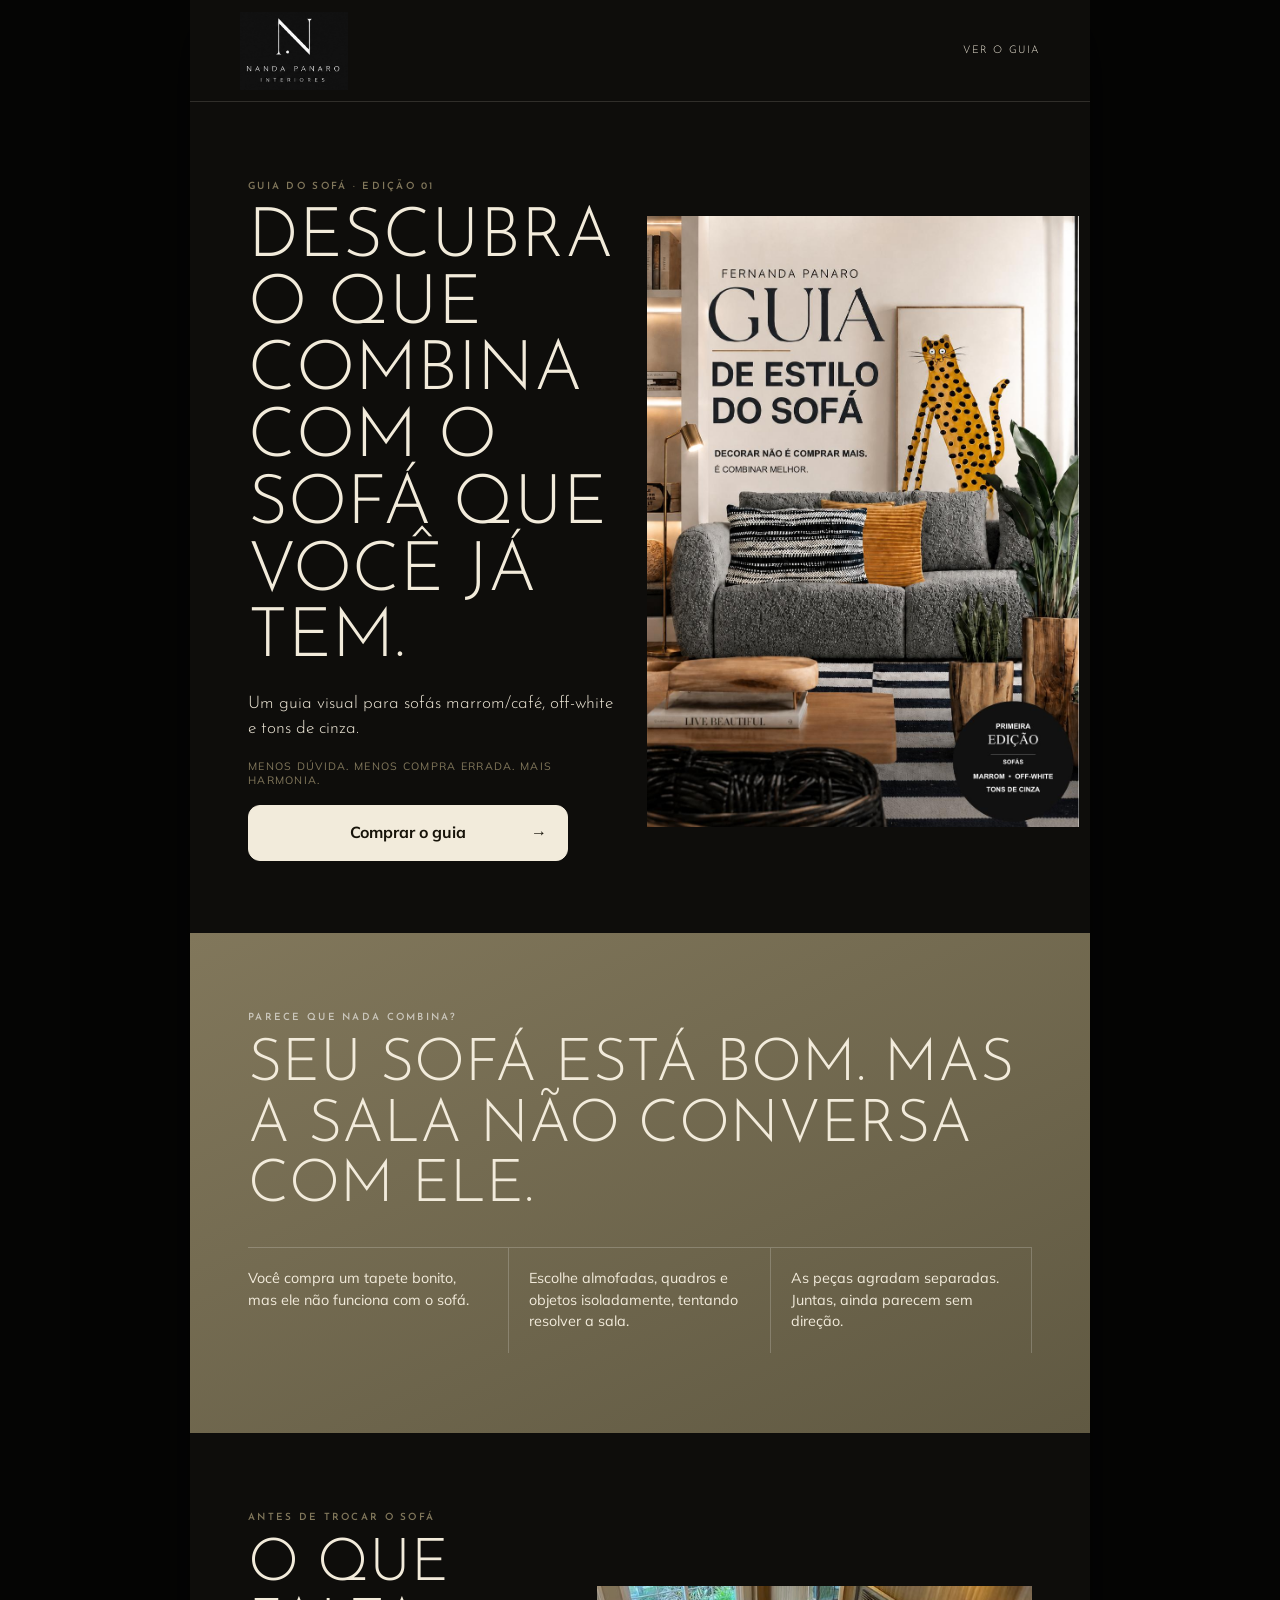
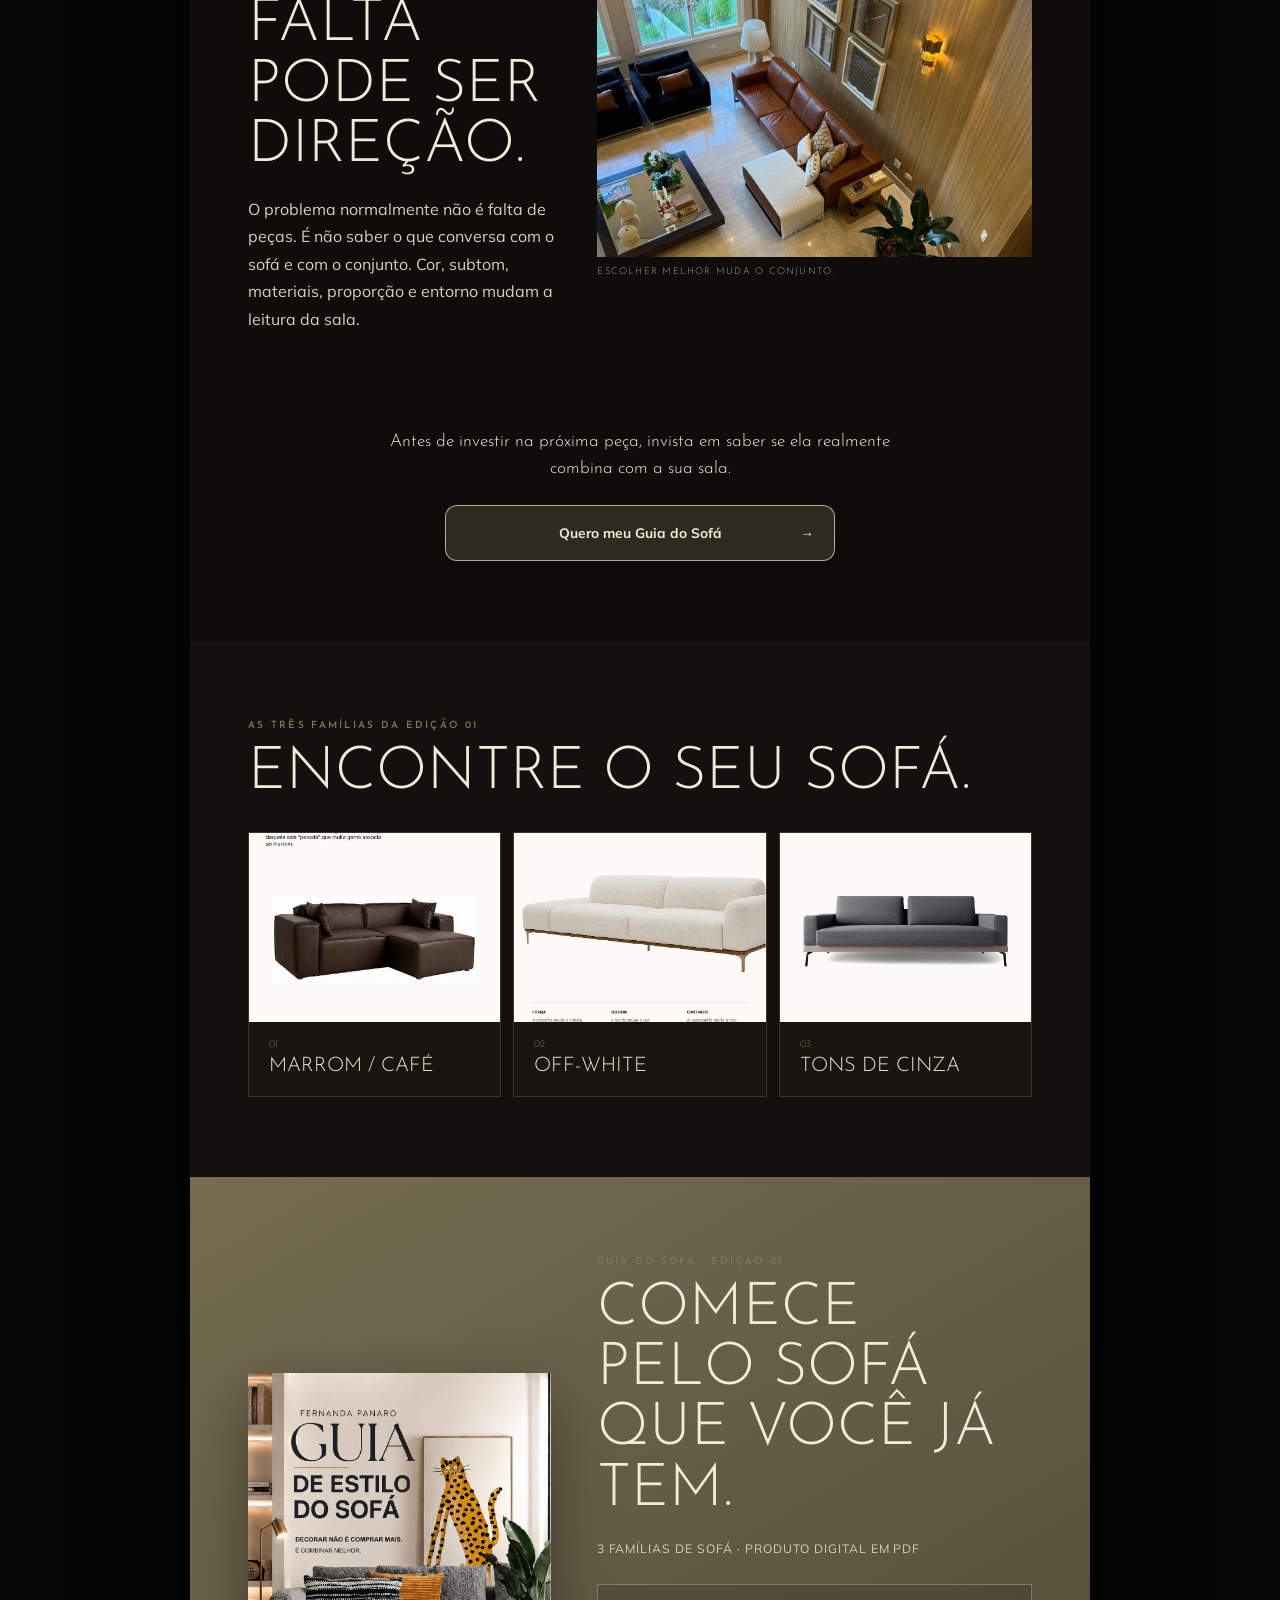
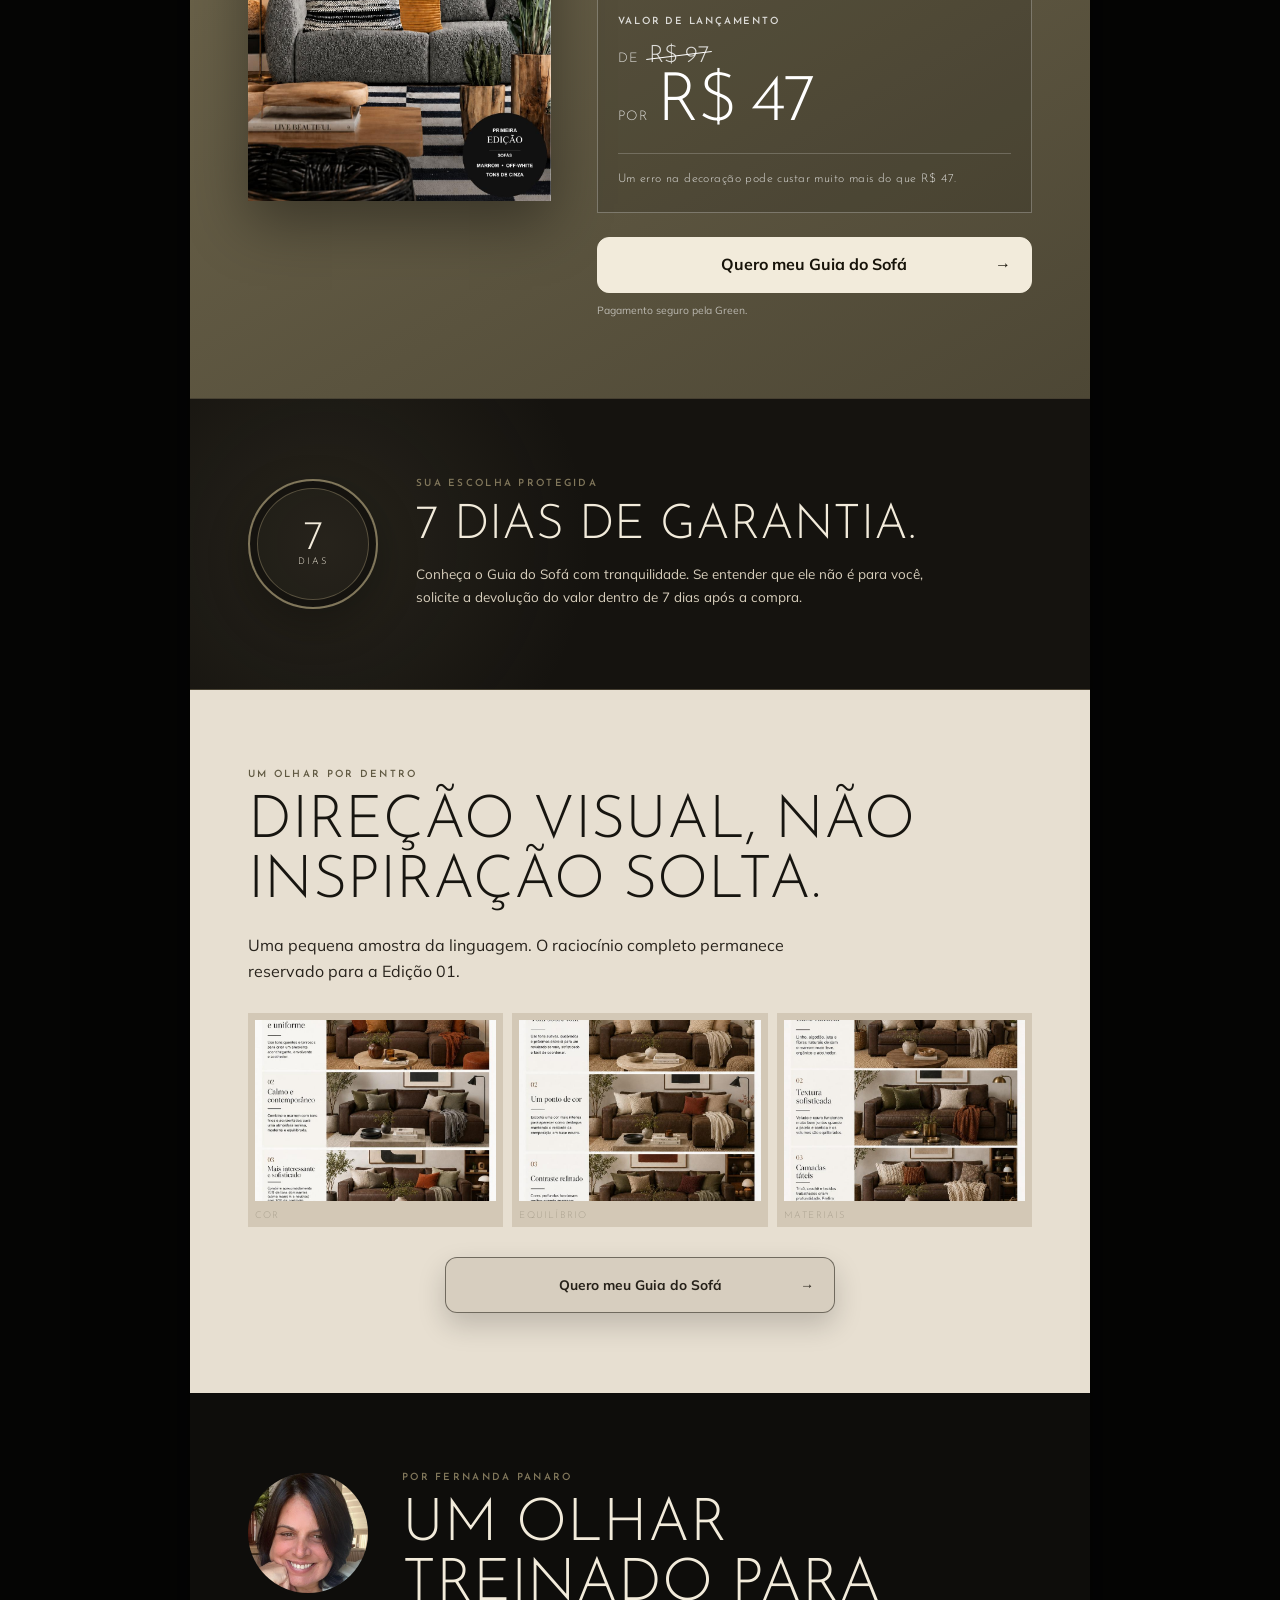
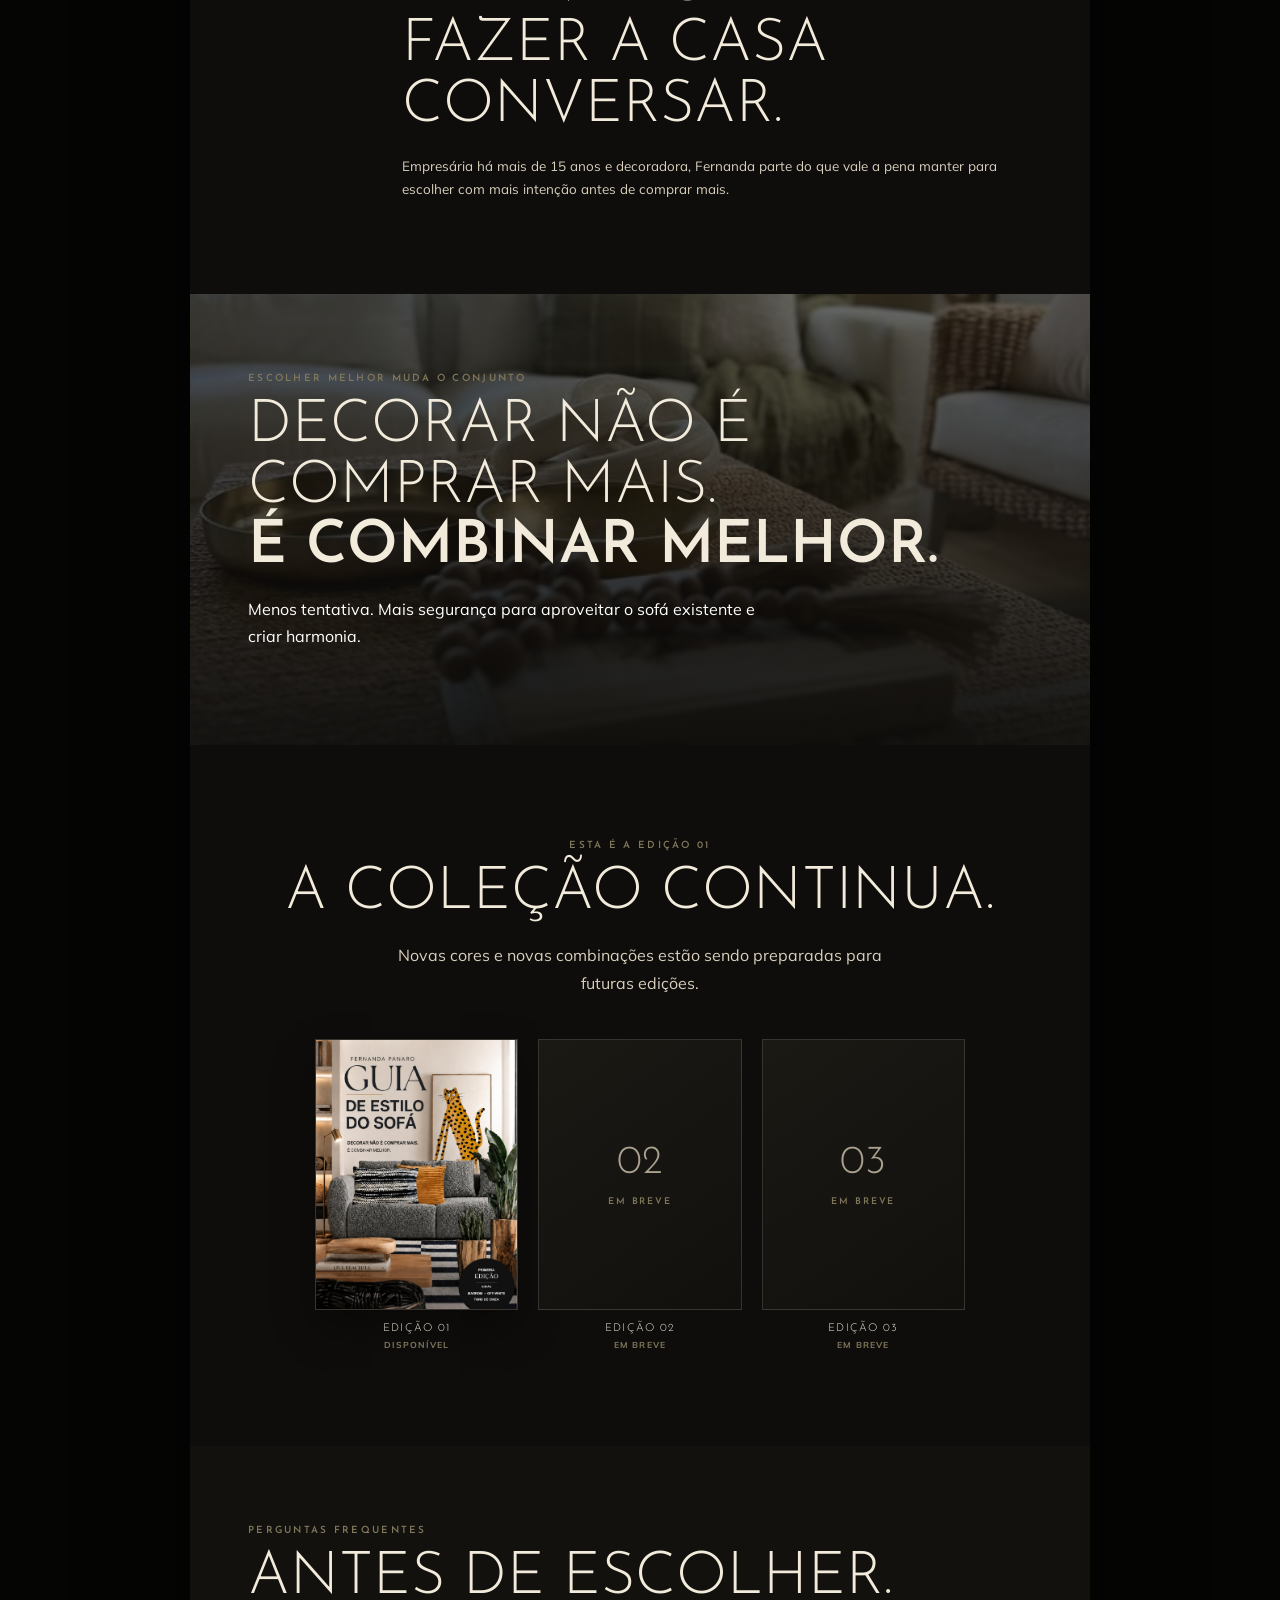
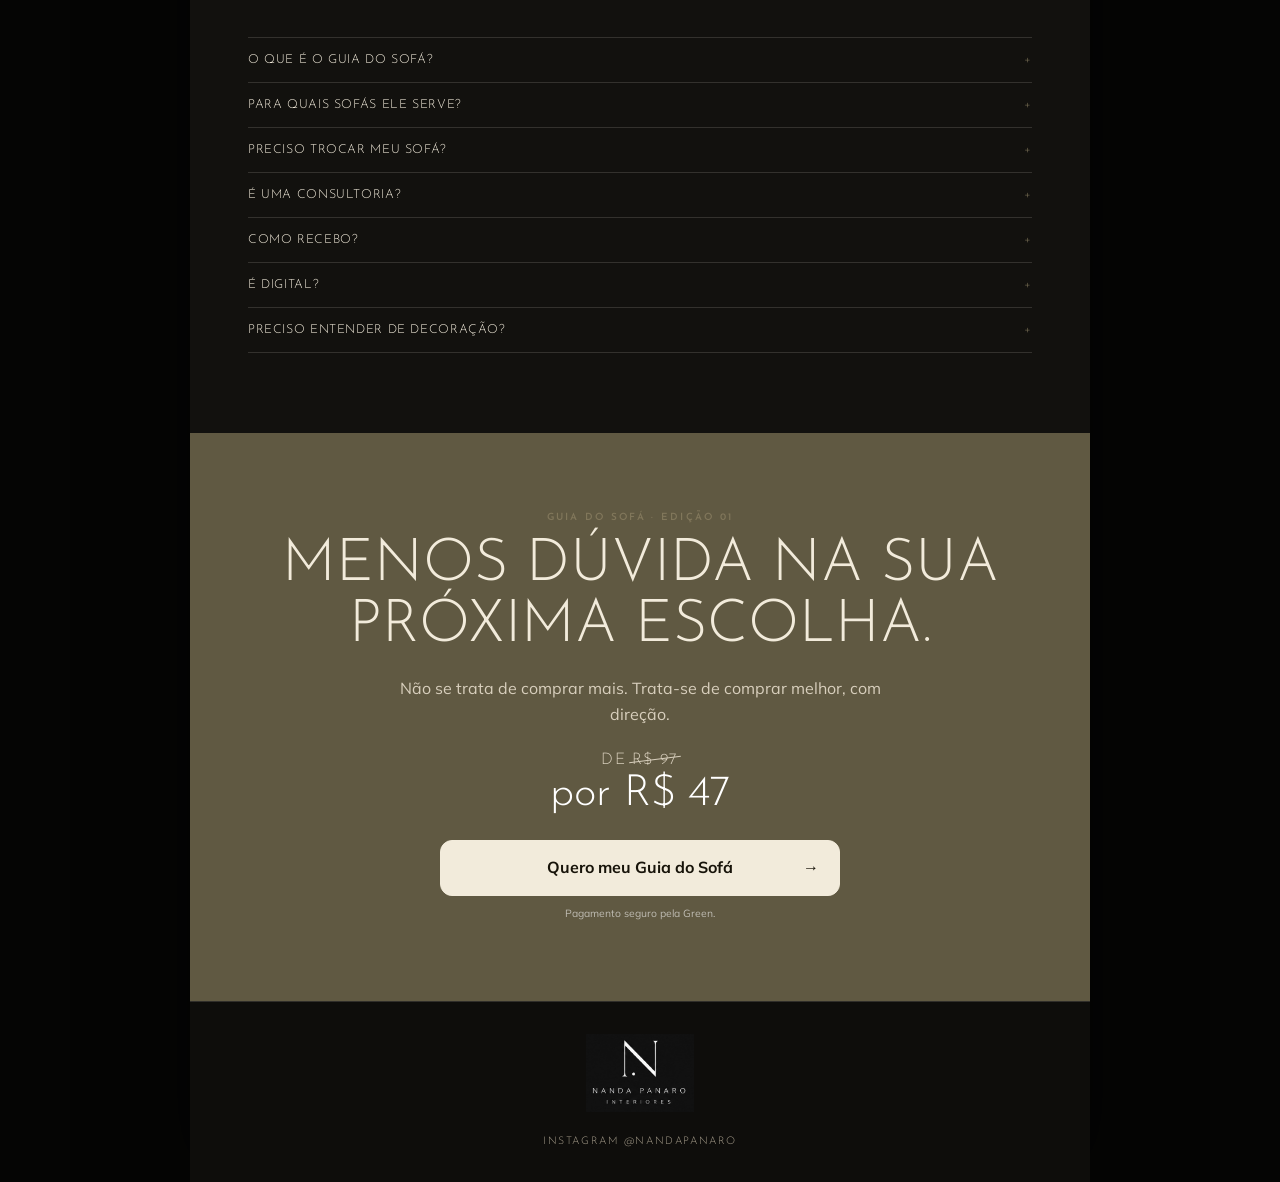
<file: index.html>
<!doctype html>
<html lang="pt-BR"><head><meta charset="utf-8"><meta name="viewport" content="width=device-width,initial-scale=1,viewport-fit=cover"><meta name="theme-color" content="#0e0d0b"><meta name="description" content="Guia visual para combinar sofás marrom, off-white e tons de cinza, por Fernanda Panaro."><title>Guia do Sofá | Edição 01 · Fernanda Panaro</title><link rel="icon" href="assets/nanda-panaro-logo-dark.jpg" type="image/jpeg"><link rel="preload" href="assets/fonts/josefinsans-normal-300-1.woff2" as="font" type="font/woff2" crossorigin><link rel="preload" href="assets/guia/capa.jpg" as="image"><link rel="stylesheet" href="styles-v2.css?v=hero-capa-simples-alinhada"></head>
<body><div class="page" id="topo"><nav class="site-header"><a class="brand" href="#topo" aria-label="Nanda Panaro, início"><img src="assets/nanda-panaro-logo-dark.jpg" alt="Nanda Panaro Interiores"></a><a href="#oferta">Ver o guia</a></nav><main>

<header class="hero block"><div class="hero-copy"><span class="eyebrow reveal">Guia do Sofá · Edição 01</span><h1 class="reveal">Descubra o que combina com o sofá que você já tem.</h1><p class="hero-sub reveal">Um guia visual para sofás marrom/café, off-white e tons de cinza.</p><p class="support reveal">Menos dúvida. Menos compra errada. Mais harmonia.</p><a class="button reveal js-checkout" href="https://payfast.greenn.com.br/97w8uhr?ch_id=142923">Comprar o guia <b>→</b></a></div><div class="hero-visual hero-product reveal"><img class="hero-cover-clean" src="assets/guia/capa.jpg" alt="Capa do Guia do Sofá, Edição 01"></div></header>

<section class="pain block"><span class="eyebrow reveal">Parece que nada combina?</span><h2 class="reveal">Seu sofá está bom. Mas a sala não conversa com ele.</h2><div class="pain-grid reveal"><p>Você compra um tapete bonito, mas ele não funciona com o sofá.</p><p>Escolhe almofadas, quadros e objetos isoladamente, tentando resolver a sala.</p><p>As peças agradam separadas. Juntas, ainda parecem sem direção.</p></div></section>

<section class="mechanism block"><div><span class="eyebrow reveal">Antes de trocar o sofá</span><h2 class="reveal">O que falta pode ser direção.</h2><p class="reveal">O problema normalmente não é falta de peças. É não saber o que conversa com o sofá e com o conjunto. Cor, subtom, materiais, proporção e entorno mudam a leitura da sala.</p></div><figure class="reveal"><img src="assets/original/original-06.jpg" alt="Sala autoral com sofá em couro e composição sofisticada" loading="lazy"><figcaption>Escolher melhor muda o conjunto.</figcaption></figure></section>
<div class="mid-cta"><p class="reveal">Antes de investir na próxima peça, invista em saber se ela realmente combina com a sua sala.</p><a class="button secondary reveal js-checkout" href="https://payfast.greenn.com.br/97w8uhr?ch_id=142923">Quero meu Guia do Sofá <b>→</b></a></div>

<section class="families block"><div class="heading reveal"><span class="eyebrow">As três famílias da Edição 01</span><h2>Encontre o seu sofá.</h2></div><div class="family-grid"><article class="reveal"><div class="family-img"><img src="assets/guia/marrom.jpg" alt="Recorte do capítulo marrom ou café" loading="lazy"></div><span>01</span><h3>Marrom / Café</h3></article><article class="reveal"><div class="family-img"><img src="assets/guia/offwhite.jpg" alt="Recorte do capítulo off-white" loading="lazy"></div><span>02</span><h3>Off-white</h3></article><article class="reveal"><div class="family-img"><img src="assets/guia/cinza.jpg" alt="Recorte do capítulo tons de cinza" loading="lazy"></div><span>03</span><h3>Tons de cinza</h3></article></div></section>

<section class="offer block" id="oferta"><div class="offer-cover reveal"><img src="assets/guia/capa.jpg" alt="Capa do Guia do Sofá, Edição 01" loading="lazy"></div><div class="offer-copy reveal"><span class="eyebrow">Guia do Sofá · Edição 01</span><h2>Comece pelo sofá que você já tem.</h2><p class="offer-meta">3 famílias de sofá · Produto digital em PDF</p><div class="price"><span>Valor de lançamento</span><div class="was"><small>De</small><del>R$ 97</del></div><div class="now"><small>por</small><strong>R$ 47</strong></div><p class="price-note">Um erro na decoração pode custar muito mais do que R$ 47.</p><small class="installments" data-installments hidden></small></div><button class="button offer-button js-checkout" type="button">Quero meu Guia do Sofá <b>→</b></button><p class="checkout-note" data-checkout-status aria-live="polite">Pagamento seguro pela Green.</p></div></section>

<section class="guarantee block"><div class="guarantee-seal reveal" aria-hidden="true"><strong>7</strong><span>dias</span></div><div class="reveal"><span class="eyebrow">Sua escolha protegida</span><h2>7 dias de garantia.</h2><p>Conheça o Guia do Sofá com tranquilidade. Se entender que ele não é para você, solicite a devolução do valor dentro de 7 dias após a compra.</p></div></section>

<section class="preview block"><div class="heading reveal"><span class="eyebrow">Um olhar por dentro</span><h2>Direção visual, não inspiração solta.</h2><p>Uma pequena amostra da linguagem. O raciocínio completo permanece reservado para a Edição 01.</p></div><div class="preview-grid"><figure class="wide reveal"><img src="assets/guia/detalhe-25.jpg" alt="Fragmento de página do guia" loading="lazy"><figcaption>Cor</figcaption></figure><figure class="reveal"><img src="assets/guia/detalhe-26.jpg" alt="Fragmento de página do guia" loading="lazy"><figcaption>Equilíbrio</figcaption></figure><figure class="reveal"><img src="assets/guia/detalhe-27.jpg" alt="Fragmento de página do guia" loading="lazy"><figcaption>Materiais</figcaption></figure></div><div class="preview-action reveal"><a class="button secondary js-checkout" href="https://payfast.greenn.com.br/97w8uhr?ch_id=142923">Quero meu Guia do Sofá <b>→</b></a></div></section>

<section class="author block"><img class="author-photo reveal" src="assets/original/original-04.jpg" alt="Fernanda Panaro" loading="lazy"><div class="reveal"><span class="eyebrow">Por Fernanda Panaro</span><h2>Um olhar treinado para fazer a casa conversar.</h2><p>Empresária há mais de 15 anos e decoradora, Fernanda parte do que vale a pena manter para escolher com mais intenção antes de comprar mais.</p></div></section>

<section class="manifesto block"><span class="eyebrow reveal">Escolher melhor muda o conjunto</span><h2 class="reveal">Decorar não é comprar mais.<br><strong>É combinar melhor.</strong></h2><p class="reveal">Menos tentativa. Mais segurança para aproveitar o sofá existente e criar harmonia.</p></section>

<section class="collection block" id="colecao"><span class="eyebrow reveal">Esta é a Edição 01</span><h2 class="reveal">A coleção continua.</h2><p class="reveal">Novas cores e novas combinações estão sendo preparadas para futuras edições.</p><div class="volumes reveal"><article class="volume current"><img src="assets/guia/capa.jpg" alt="Capa do Guia do Sofá, Edição 01" loading="lazy"><span>Edição 01</span><strong>Disponível</strong></article><article class="volume upcoming" aria-label="Edição 02 em breve"><div class="future-cover"><b>02</b><em>Em breve</em></div><span>Edição 02</span><strong>Em breve</strong></article><article class="volume upcoming" aria-label="Edição 03 em breve"><div class="future-cover"><b>03</b><em>Em breve</em></div><span>Edição 03</span><strong>Em breve</strong></article></div></section>

<section class="faq block"><span class="eyebrow reveal">Perguntas frequentes</span><h2 class="reveal">Antes de escolher.</h2><div class="faq-list"><details class="reveal"><summary>O que é o Guia do Sofá?</summary><p>Um guia visual para fazer escolhas mais seguras a partir do sofá que você já possui.</p></details><details class="reveal"><summary>Para quais sofás ele serve?</summary><p>Marrom ou café, off-white e diferentes tons de cinza.</p></details><details class="reveal"><summary>Preciso trocar meu sofá?</summary><p>Não. A proposta é combinar melhor a sala com o sofá existente.</p></details><details class="reveal"><summary>É uma consultoria?</summary><p>Não. É uma direção visual aplicável, sem análise individual ou projeto.</p></details><details class="reveal"><summary>Como recebo?</summary><p>O PDF será entregue digitalmente após a confirmação da compra.</p></details><details class="reveal"><summary>É digital?</summary><p>Sim. Não existe envio de produto físico.</p></details><details class="reveal"><summary>Preciso entender de decoração?</summary><p>Não. O conteúdo foi criado para ensinar mostrando.</p></details></div></section>

<section class="final block"><span class="eyebrow reveal">Guia do Sofá · Edição 01</span><h2 class="reveal">Menos dúvida na sua próxima escolha.</h2><p class="final-copy reveal">Não se trata de comprar mais. Trata-se de comprar melhor, com direção.</p><div class="final-price reveal"><span>De <del>R$ 97</del></span><strong>por R$ 47</strong></div><button class="button js-checkout reveal" type="button">Quero meu Guia do Sofá <b>→</b></button><p data-checkout-status class="checkout-note" aria-live="polite">Pagamento seguro pela Green.</p></section>

</main><footer><img src="assets/nanda-panaro-logo-dark.jpg" alt="Nanda Panaro Interiores"><a href="https://www.instagram.com/nandapanaro/" target="_blank" rel="noopener">Instagram @nandapanaro</a></footer></div><div class="mobile-buy" aria-hidden="true"><strong>R$ 47</strong><button class="js-checkout" type="button">Quero meu guia</button></div><script src="app.js?v=landing-v2-benchmark-final"></script></body></html>
</file>
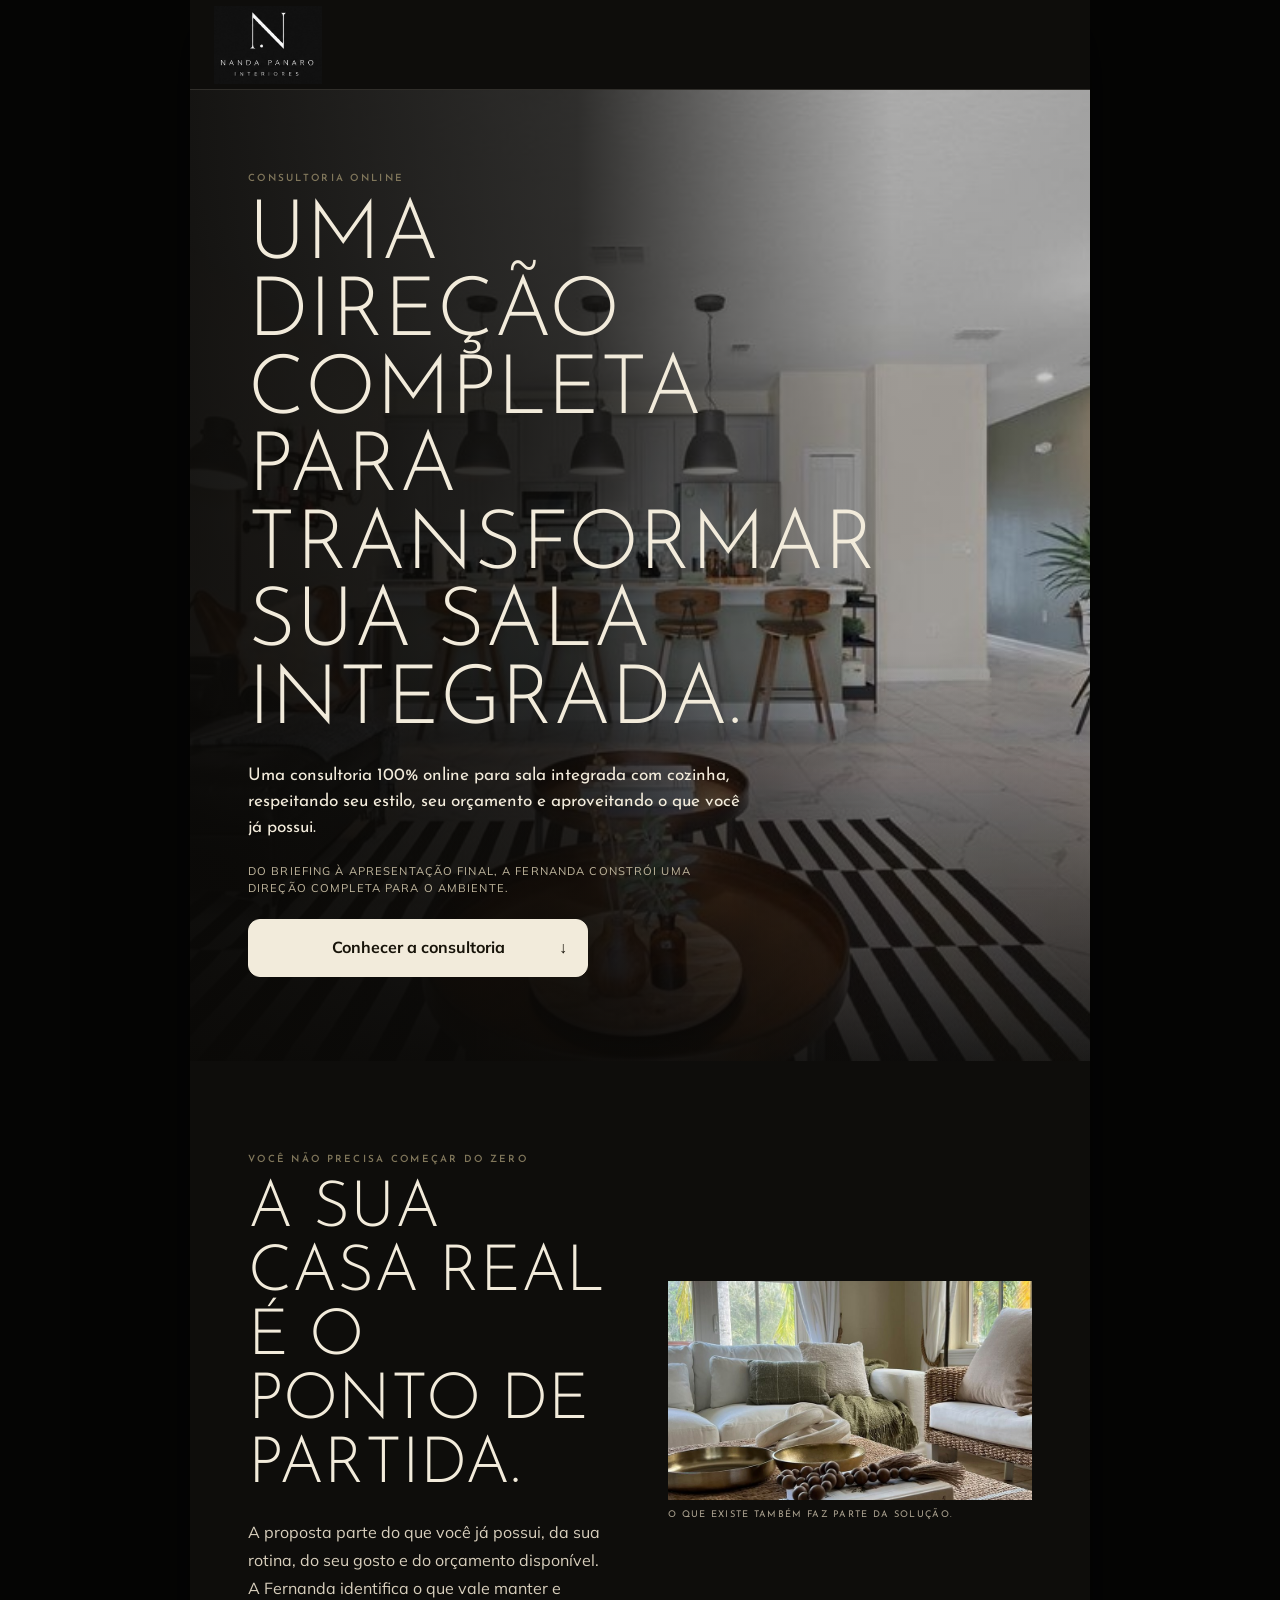
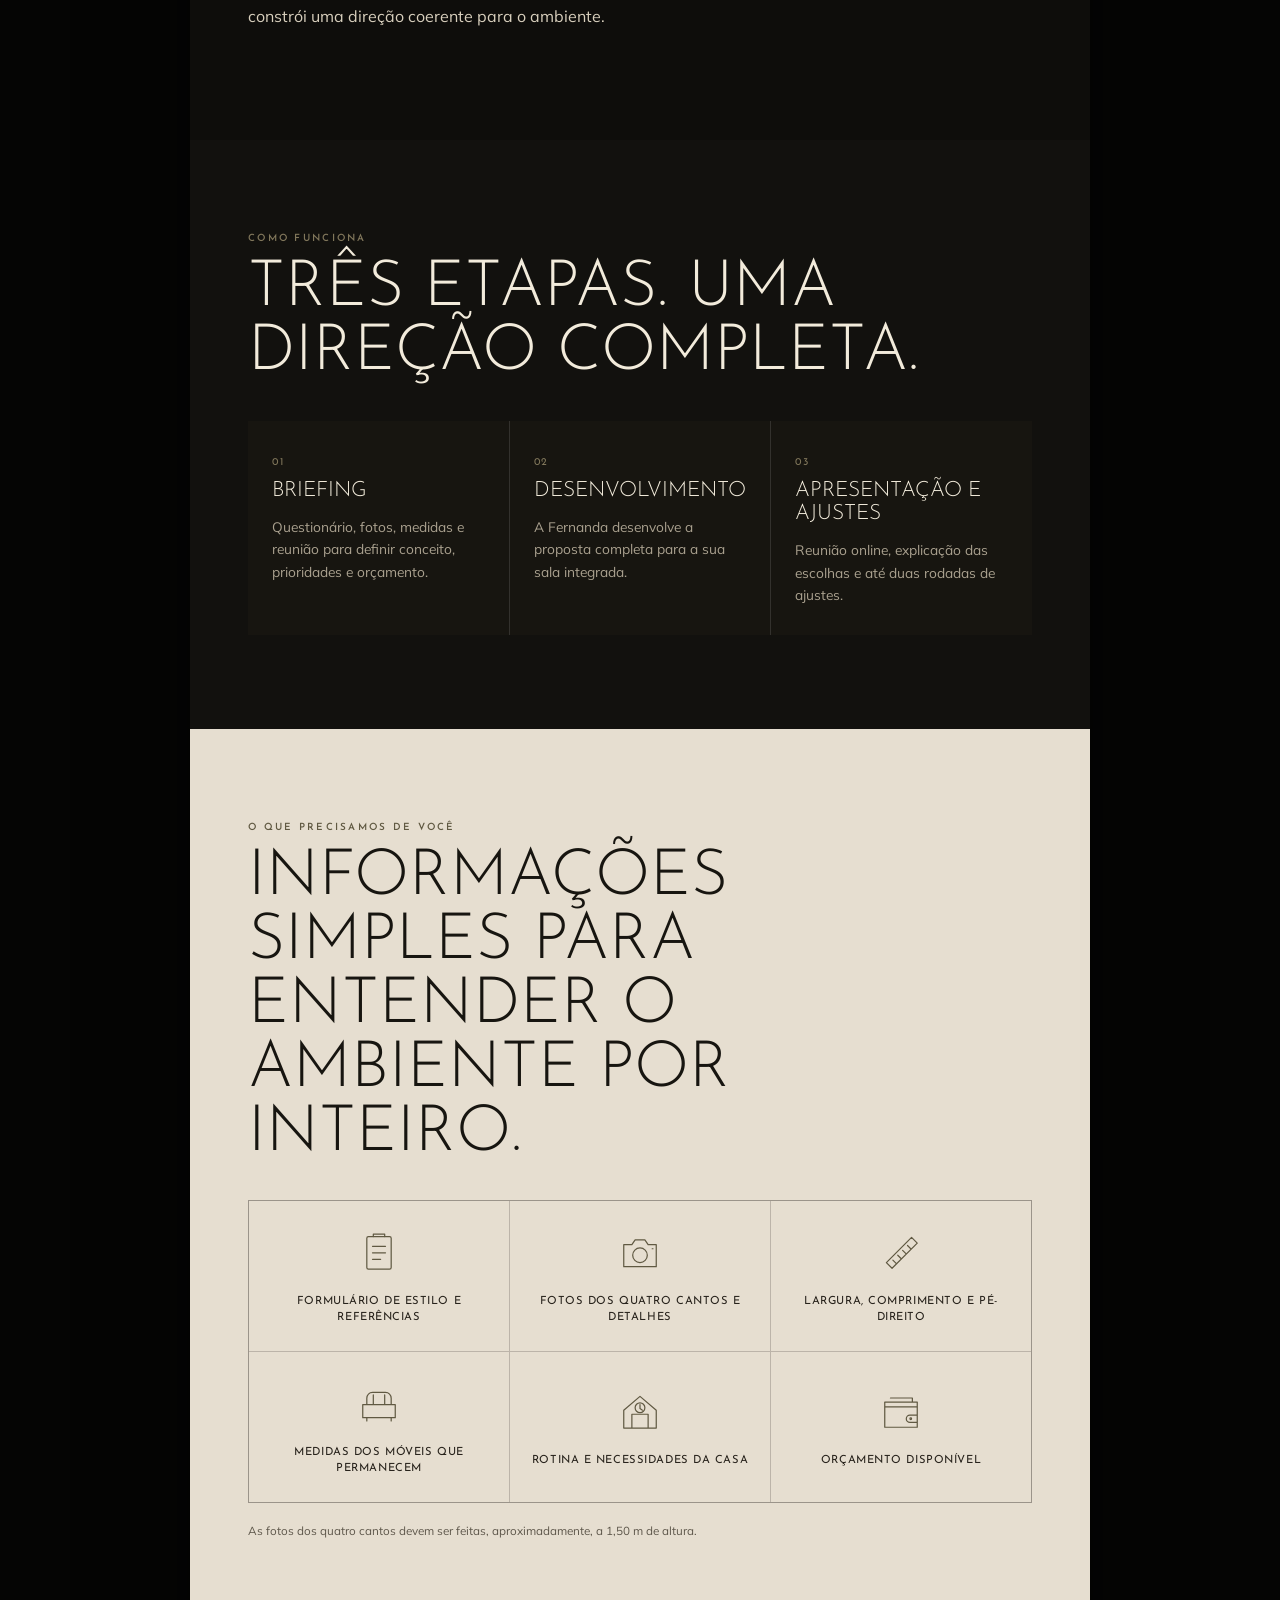
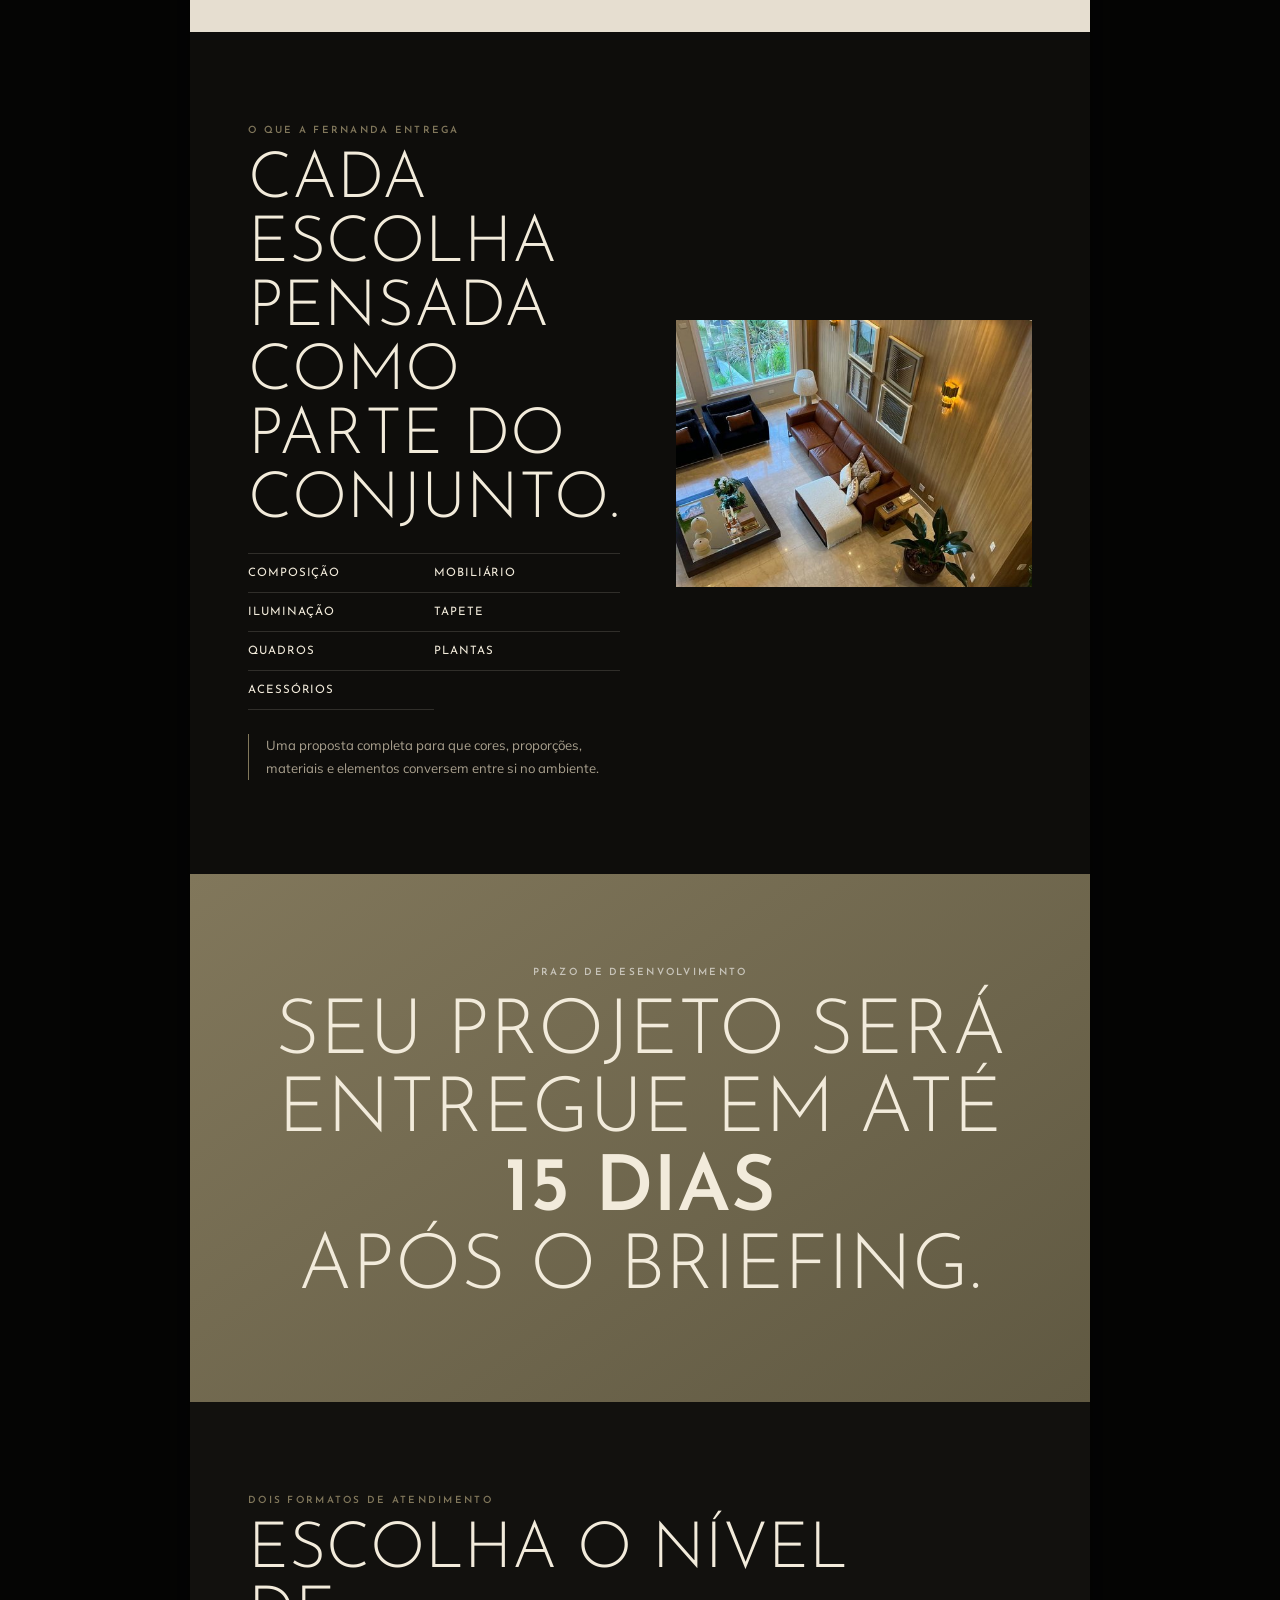
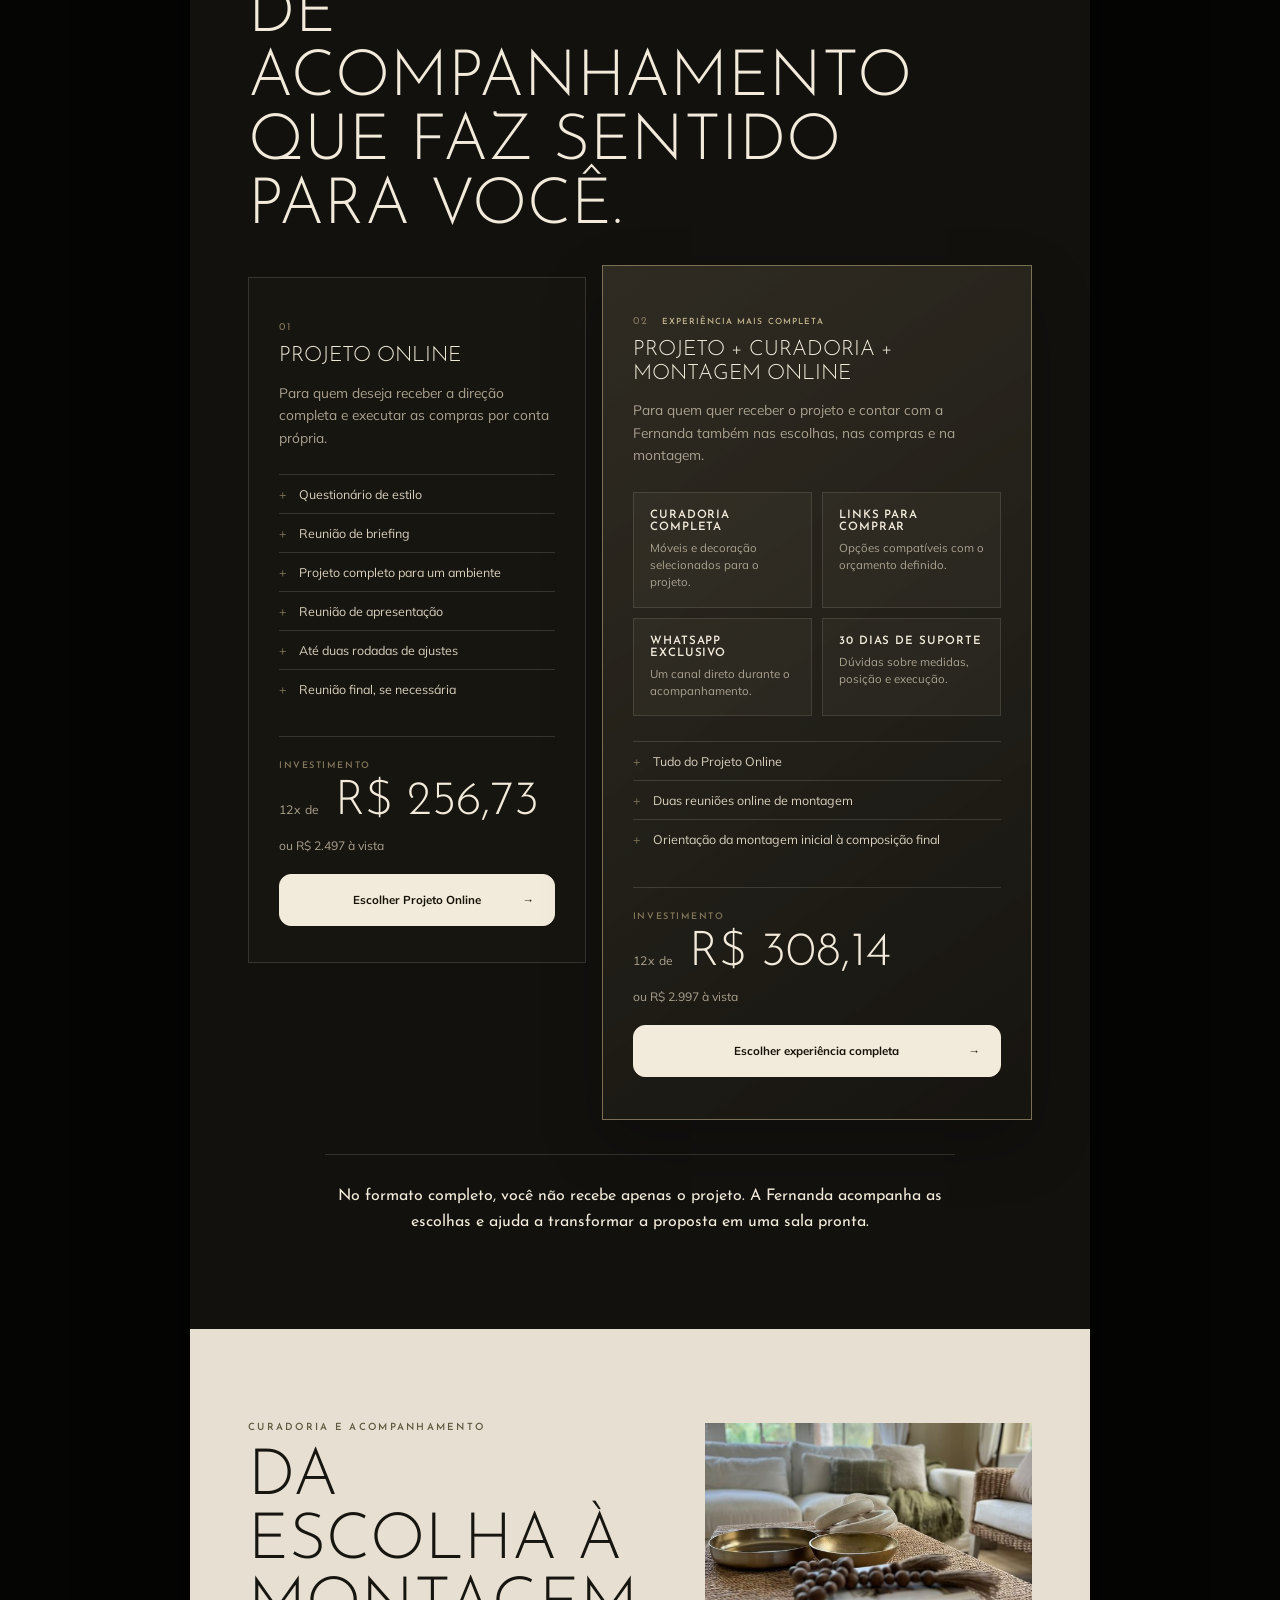
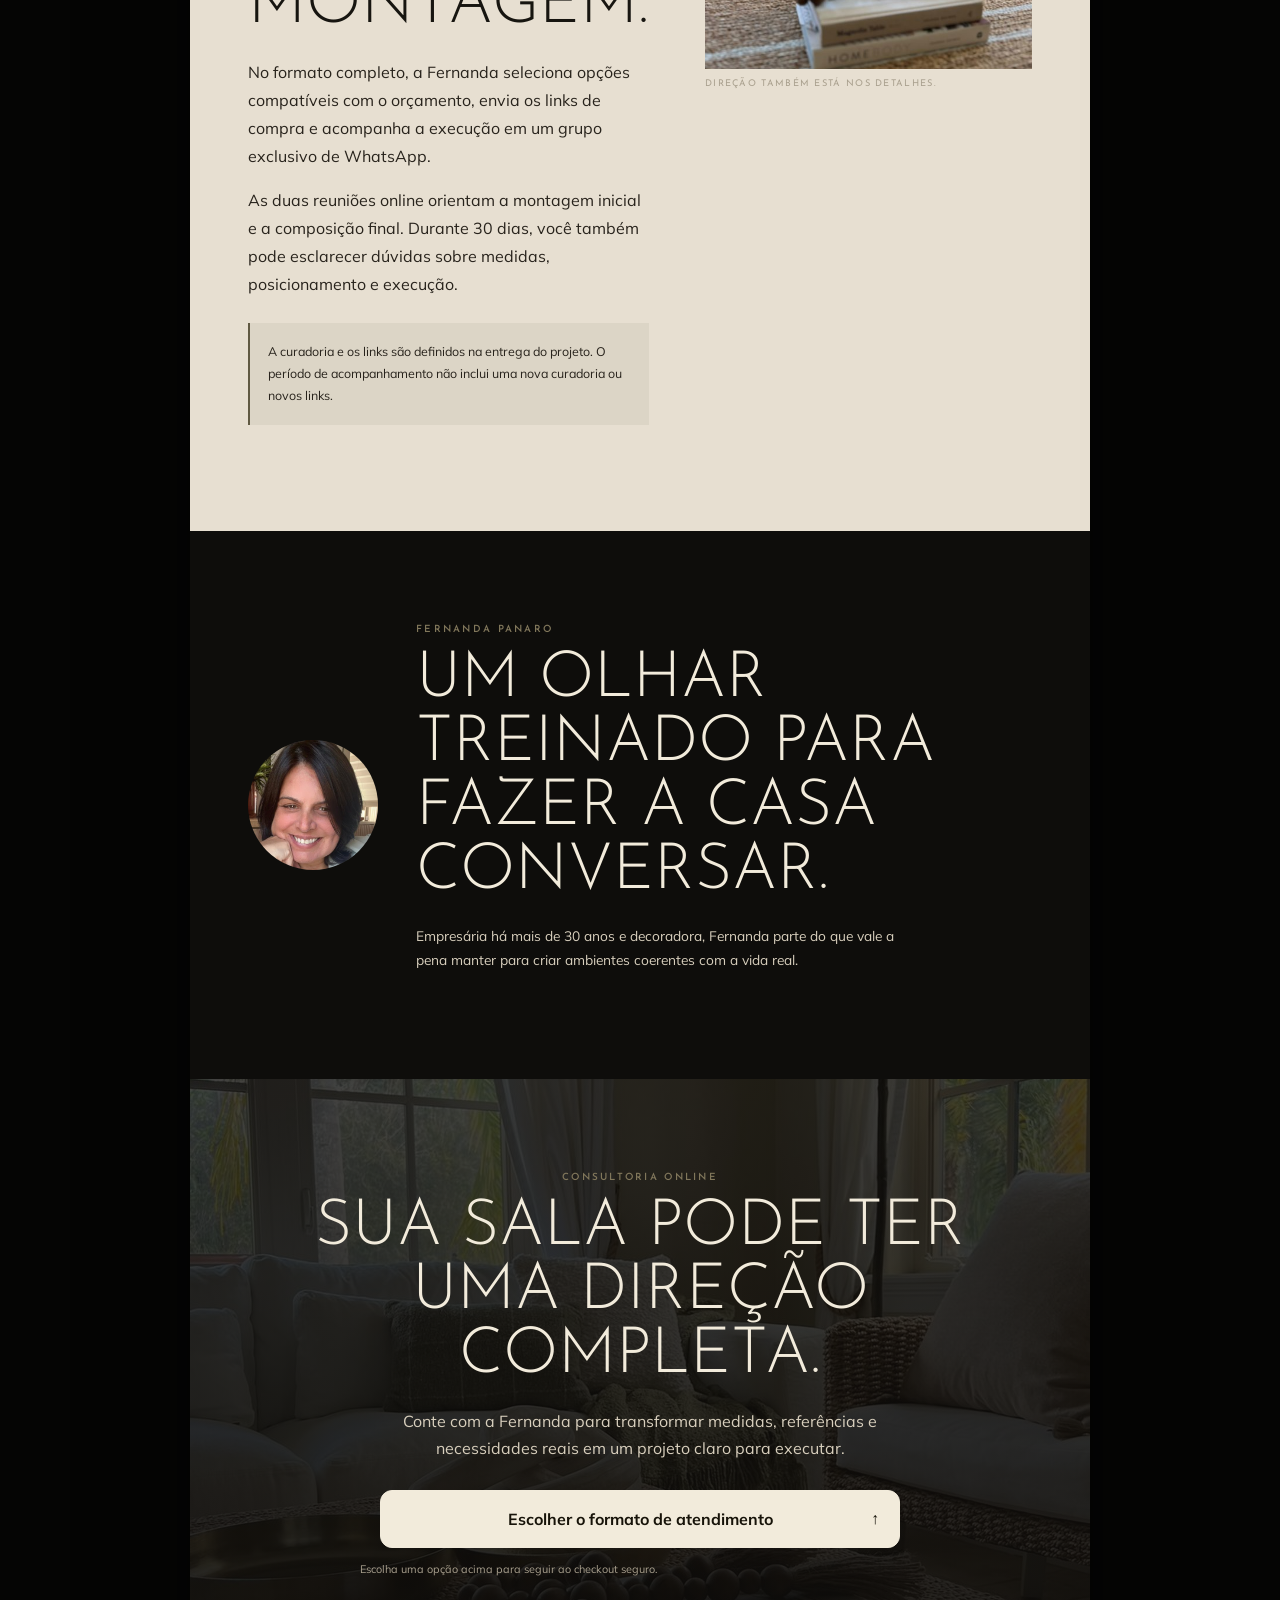
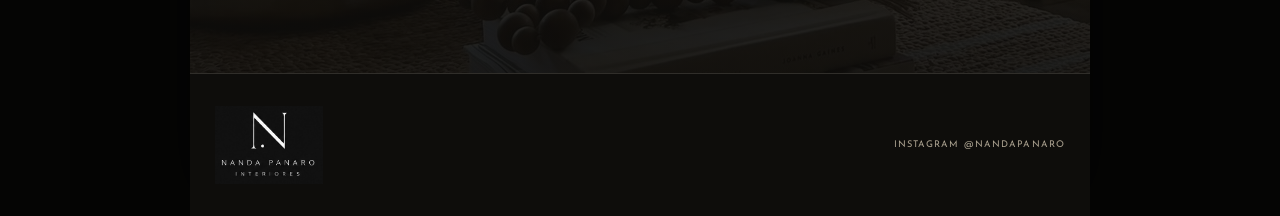
<file: consultoria-online/index.html>
<!doctype html>
<html lang="pt-BR">
<head>
  <meta charset="utf-8">
  <meta name="viewport" content="width=device-width,initial-scale=1,viewport-fit=cover">
  <meta name="theme-color" content="#0e0d0b">
  <meta name="robots" content="noindex,nofollow,noarchive">
  <meta name="description" content="Consultoria online de decoração para sala integrada com cozinha, por Fernanda Panaro.">
  <title>Consultoria Online · Fernanda Panaro</title>
  <link rel="icon" href="../assets/nanda-panaro-logo-dark.jpg" type="image/jpeg">
  <link rel="preload" href="../assets/fonts/josefinsans-normal-300-1.woff2" as="font" type="font/woff2" crossorigin>
  <link rel="preload" href="../assets/original/original-03.jpg" as="image">
  <link rel="stylesheet" href="../consultoria.css?v=consultoria-online-v5">
</head>
<body>
<div class="page" id="topo">
  <nav class="site-header">
    <a class="brand" href="#topo" aria-label="Nanda Panaro, início"><img src="../assets/nanda-panaro-logo-dark.jpg" alt="Nanda Panaro Interiores"></a>
  </nav>
  <main>
    <header class="consult-hero">
      <img class="consult-hero-image" src="../assets/original/original-03.jpg" alt="Sala integrada com cozinha" fetchpriority="high">
      <div class="consult-hero-shade"></div>
      <div class="consult-hero-copy reveal">
        <span class="eyebrow">Consultoria Online</span>
        <h1>Uma direção completa para transformar sua sala integrada.</h1>
        <p class="hero-sub">Uma consultoria 100% online para sala integrada com cozinha, respeitando seu estilo, seu orçamento e aproveitando o que você já possui.</p>
        <p class="support">Do briefing à apresentação final, a Fernanda constrói uma direção completa para o ambiente.</p>
        <a class="button" href="#processo">Conhecer a consultoria <b>↓</b></a>
      </div>
    </header>

    <section class="real-home block">
      <div class="section-copy reveal"><span class="eyebrow">Você não precisa começar do zero</span><h2>A sua casa real é o ponto de partida.</h2><p>A proposta parte do que você já possui, da sua rotina, do seu gosto e do orçamento disponível. A Fernanda identifica o que vale manter e constrói uma direção coerente para o ambiente.</p></div>
      <figure class="reveal"><img src="../assets/original/original-01.jpg" alt="Sala clara com móveis, texturas e objetos existentes"><figcaption>O que existe também faz parte da solução.</figcaption></figure>
    </section>

    <section class="process block" id="processo">
      <div class="section-heading reveal"><span class="eyebrow">Como funciona</span><h2>Três etapas. Uma direção completa.</h2></div>
      <div class="steps">
        <article class="reveal"><span>01</span><h3>Briefing</h3><p>Questionário, fotos, medidas e reunião para definir conceito, prioridades e orçamento.</p></article>
        <article class="reveal"><span>02</span><h3>Desenvolvimento</h3><p>A Fernanda desenvolve a proposta completa para a sua sala integrada.</p></article>
        <article class="reveal"><span>03</span><h3>Apresentação e ajustes</h3><p>Reunião online, explicação das escolhas e até duas rodadas de ajustes.</p></article>
      </div>
    </section>

    <section class="input block" id="informacoes">
      <div class="section-heading reveal"><span class="eyebrow">O que precisamos de você</span><h2>Informações simples para entender o ambiente por inteiro.</h2></div>
      <div class="checklist reveal">
        <article><svg viewBox="0 0 64 64" aria-hidden="true"><rect x="17" y="13" width="30" height="40" rx="2"/><path d="M25 13v-3h14v3M24 25h16M24 33h16M24 41h10"/></svg><span>Formulário de estilo e referências</span></article>
        <article><svg viewBox="0 0 64 64" aria-hidden="true"><path d="M12 23h10l4-6h12l4 6h10v27H12z"/><circle cx="32" cy="36" r="9"/><path d="M47 28h1"/></svg><span>Fotos dos quatro cantos e detalhes</span></article>
        <article><svg viewBox="0 0 64 64" aria-hidden="true"><path d="M14 45l31-31 7 7-31 31zM22 42l4 4M28 36l4 4M34 30l4 4M40 24l4 4"/></svg><span>Largura, comprimento e pé-direito</span></article>
        <article><svg viewBox="0 0 64 64" aria-hidden="true"><path d="M12 34h40v16H12zM17 34v-8c0-4 3-7 7-7h16c4 0 7 3 7 7v8M17 50v4M47 50v4M25 34V22M39 34V22"/></svg><span>Medidas dos móveis que permanecem</span></article>
        <article><svg viewBox="0 0 64 64" aria-hidden="true"><path d="M12 31l20-17 20 17v22H12zM22 53V36h20v17"/><circle cx="32" cy="28" r="6"/><path d="M32 24v5l3 2"/></svg><span>Rotina e necessidades da casa</span></article>
        <article><svg viewBox="0 0 64 64" aria-hidden="true"><path d="M12 21h40v31H12zM12 27h40M43 37h9v9h-9a4 4 0 010-9zM19 16h27v5"/><circle cx="44" cy="41.5" r="1"/></svg><span>Orçamento disponível</span></article>
      </div>
      <p class="microcopy reveal">As fotos dos quatro cantos devem ser feitas, aproximadamente, a 1,50 m de altura.</p>
    </section>

    <section class="deliverables block">
      <figure class="reveal"><img src="../assets/original/original-06.jpg" alt="Sala composta com mobiliário, iluminação, quadros e plantas"></figure>
      <div class="section-copy reveal"><span class="eyebrow">O que a Fernanda entrega</span><h2>Cada escolha pensada como parte do conjunto.</h2><div class="deliverable-list"><span>Composição</span><span>Mobiliário</span><span>Iluminação</span><span>Tapete</span><span>Quadros</span><span>Plantas</span><span>Acessórios</span></div><p class="deliverable-note">Uma proposta completa para que cores, proporções, materiais e elementos conversem entre si no ambiente.</p></div>
    </section>

    <section class="deadline block reveal"><span class="eyebrow">Prazo de desenvolvimento</span><p>Seu projeto será entregue em até <strong>15 dias</strong><br>após o briefing.</p></section>

    <section class="formats block" id="formatos">
      <div class="section-heading reveal"><span class="eyebrow">Dois formatos de atendimento</span><h2>Escolha o nível de acompanhamento que faz sentido para você.</h2></div>
      <div class="format-grid">
        <article class="format-card reveal"><span class="card-number">01</span><h3>Projeto Online</h3><p>Para quem deseja receber a direção completa e executar as compras por conta própria.</p><ul><li>Questionário de estilo</li><li>Reunião de briefing</li><li>Projeto completo para um ambiente</li><li>Reunião de apresentação</li><li>Até duas rodadas de ajustes</li><li>Reunião final, se necessária</li></ul><div class="format-offer"><span>Investimento</span><strong><small>12x de</small> R$ 256,73</strong><p>ou R$ 2.497 à vista</p></div><button class="button js-consulting-checkout" data-plan="online" type="button">Escolher Projeto Online <b>→</b></button></article>
        <article class="format-card featured reveal"><span class="card-number">02</span><span class="card-label">Experiência mais completa</span><h3>Projeto + Curadoria + Montagem Online</h3><p>Para quem quer receber o projeto e contar com a Fernanda também nas escolhas, nas compras e na montagem.</p><div class="premium-points"><div><strong>Curadoria completa</strong><span>Móveis e decoração selecionados para o projeto.</span></div><div><strong>Links para comprar</strong><span>Opções compatíveis com o orçamento definido.</span></div><div><strong>WhatsApp exclusivo</strong><span>Um canal direto durante o acompanhamento.</span></div><div><strong>30 dias de suporte</strong><span>Dúvidas sobre medidas, posição e execução.</span></div></div><ul><li>Tudo do Projeto Online</li><li>Duas reuniões online de montagem</li><li>Orientação da montagem inicial à composição final</li></ul><div class="format-offer"><span>Investimento</span><strong><small>12x de</small> R$ 308,14</strong><p>ou R$ 2.997 à vista</p></div><button class="button js-consulting-checkout" data-plan="complete" type="button">Escolher experiência completa <b>→</b></button></article>
      </div>
      <p class="format-bridge reveal">No formato completo, você não recebe apenas o projeto. A Fernanda acompanha as escolhas e ajuda a transformar a proposta em uma sala pronta.</p>
    </section>

    <section class="curation block">
      <div class="section-copy reveal"><span class="eyebrow">Curadoria e acompanhamento</span><h2>Da escolha à montagem.</h2><p>No formato completo, a Fernanda seleciona opções compatíveis com o orçamento, envia os links de compra e acompanha a execução em um grupo exclusivo de WhatsApp.</p><p>As duas reuniões online orientam a montagem inicial e a composição final. Durante 30 dias, você também pode esclarecer dúvidas sobre medidas, posicionamento e execução.</p><p class="limit">A curadoria e os links são definidos na entrega do projeto. O período de acompanhamento não inclui uma nova curadoria ou novos links.</p></div>
      <figure class="reveal"><img src="../assets/original/original-05.jpg" alt="Detalhe de composição com livros e objetos decorativos"><figcaption>Direção também está nos detalhes.</figcaption></figure>
    </section>

    <section class="authority block">
      <img class="reveal" src="../assets/original/original-04.jpg" alt="Fernanda Panaro">
      <div class="reveal"><span class="eyebrow">Fernanda Panaro</span><h2>Um olhar treinado para fazer a casa conversar.</h2><p>Empresária há mais de 30 anos e decoradora, Fernanda parte do que vale a pena manter para criar ambientes coerentes com a vida real.</p></div>
    </section>

    <section class="consult-final block" id="contratar">
      <span class="eyebrow reveal">Consultoria Online</span><h2 class="reveal">Sua sala pode ter uma direção completa.</h2><p class="reveal">Conte com a Fernanda para transformar medidas, referências e necessidades reais em um projeto claro para executar.</p>
      <a class="button reveal" href="#formatos">Escolher o formato de atendimento <b>↑</b></a>
      <p class="checkout-note" data-consulting-status aria-live="polite">Escolha uma opção acima para seguir ao checkout seguro.</p>
    </section>
  </main>
  <footer><img src="../assets/nanda-panaro-logo-dark.jpg" alt="Nanda Panaro Interiores"><a href="https://www.instagram.com/nandapanaro/" target="_blank" rel="noopener">Instagram @nandapanaro</a></footer>
</div>
<script src="../consultoria.js?v=consultoria-online-v6"></script>
</body>
</html>
</file>
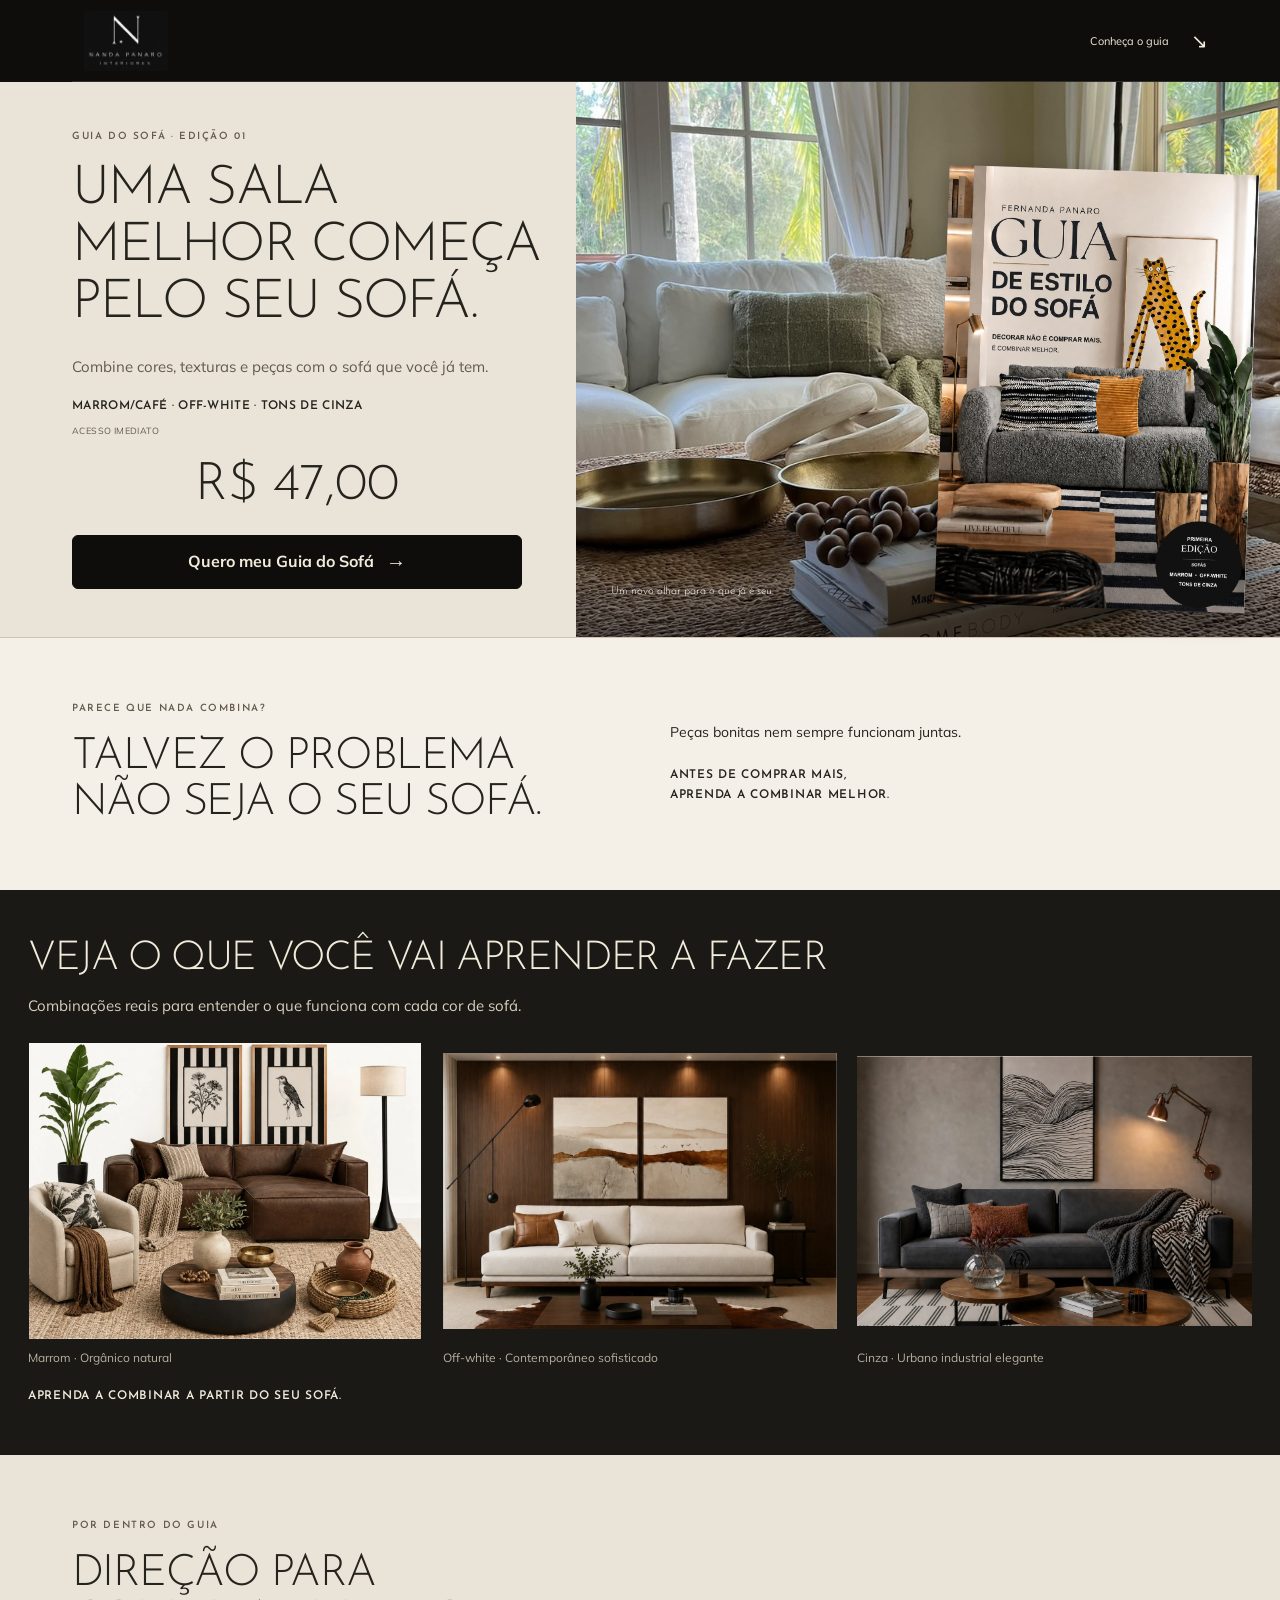
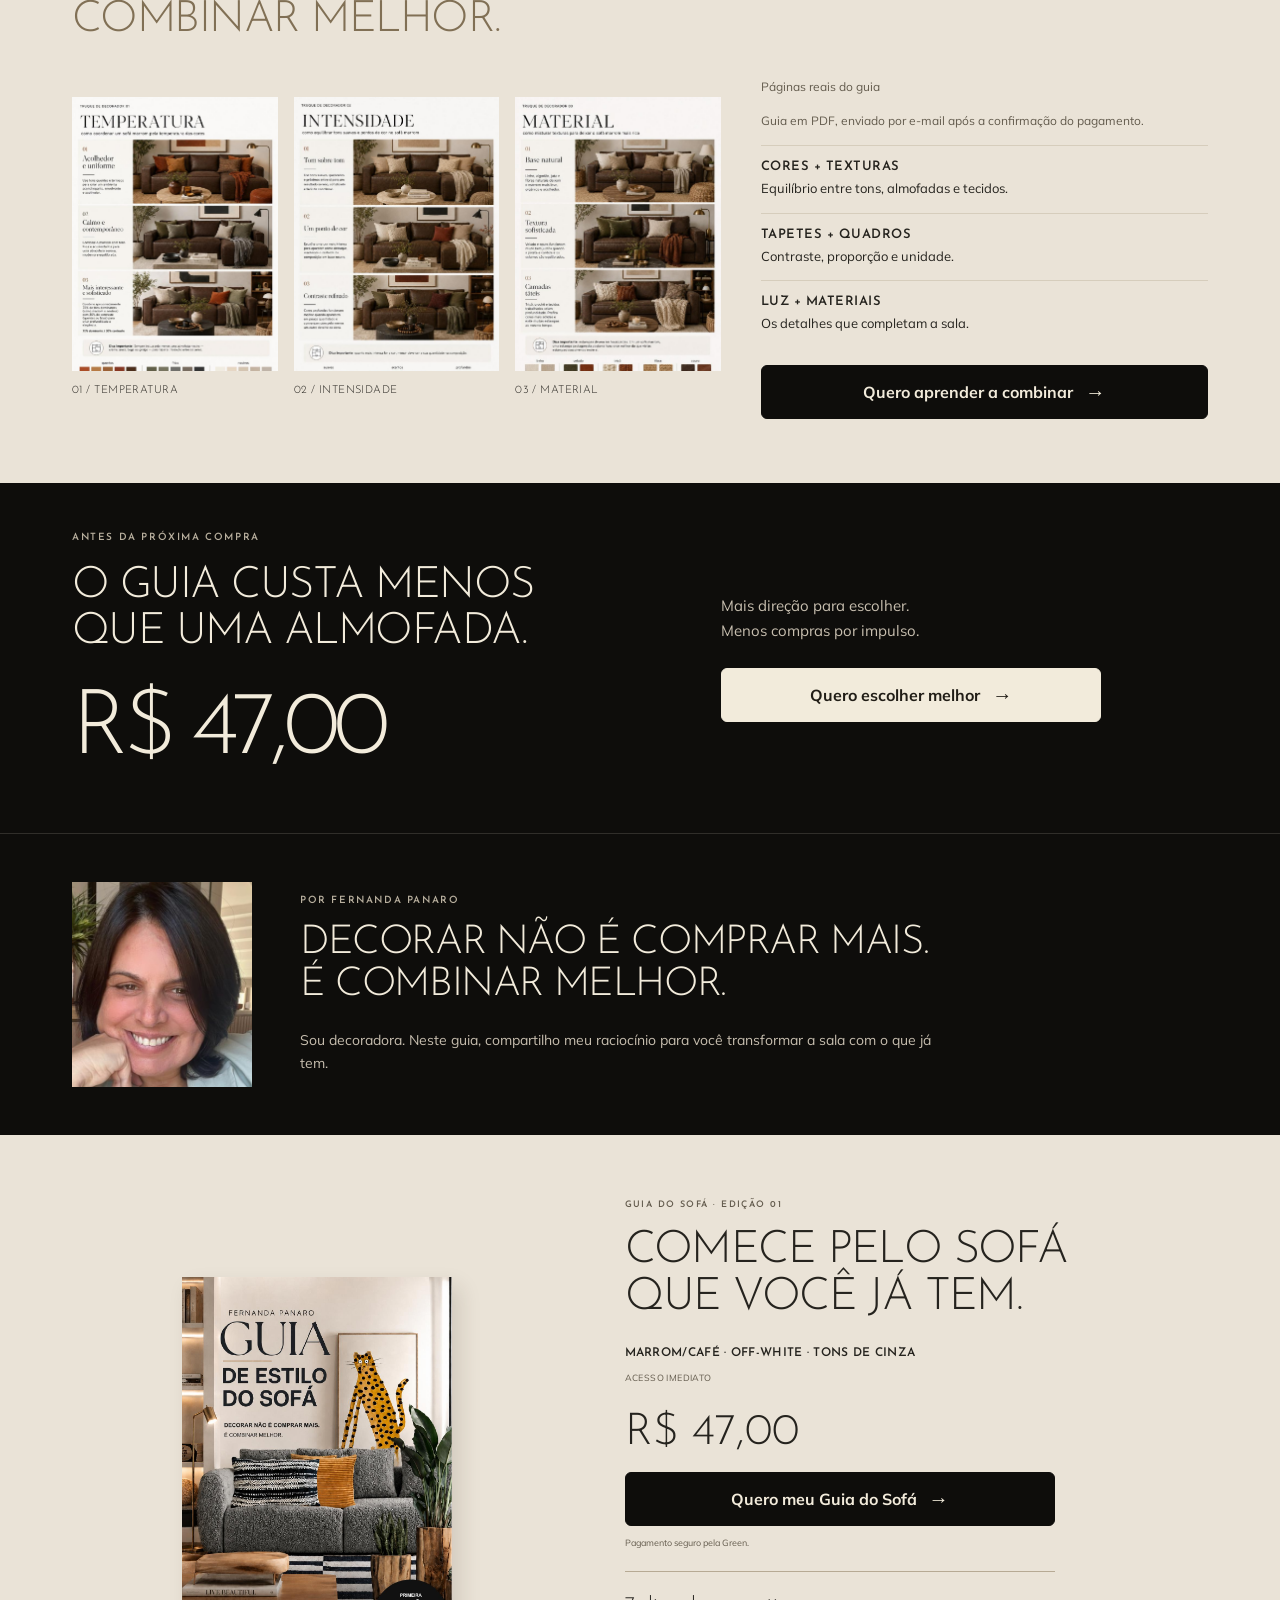
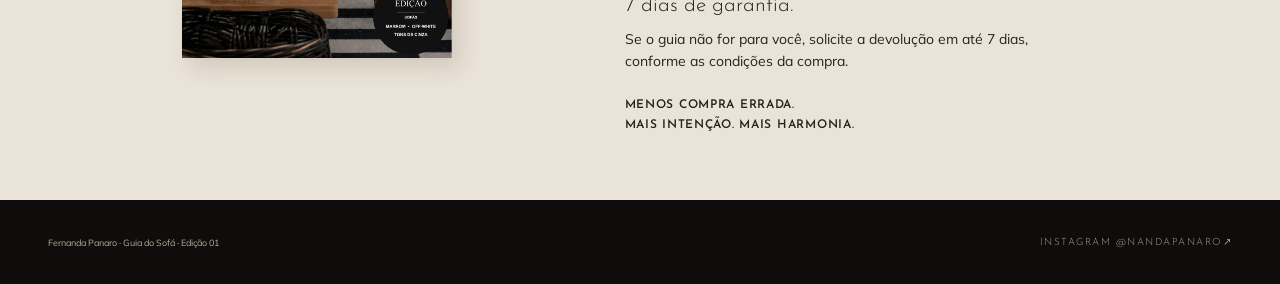
<file: guiadosofa/index.html>
<!doctype html>
<html lang="pt-BR">
<head>
  <meta charset="utf-8">
  <meta name="viewport" content="width=device-width,initial-scale=1,viewport-fit=cover">
  <meta name="theme-color" content="#0e0d0b">
  <meta name="description" content="Aprenda a combinar cores, almofadas, tapetes, quadros, iluminação e materiais com o sofá que você já tem. Guia do Sofá · Edição 01. PDF digital por R$ 47,00.">
  <title>Guia do Sofá | Edição 01 · Fernanda Panaro</title>
  <link rel="icon" href="../assets/nanda-panaro-logo-dark.jpg" type="image/jpeg">
  <link rel="preload" href="../assets/fonts/josefinsans-normal-300-1.woff2" as="font" type="font/woff2" crossorigin>
  <link rel="preload" href="../assets/original/original-01.jpg" as="image">
  <link rel="stylesheet" href="../styles-v2.css?v=guia-desktop-20261009">
</head>
<body class="guia-v3">
<a class="v3-skip" href="#conteudo">Ir para o conteúdo</a>
<div class="v3-page" id="topo">
  <nav class="v3-nav" aria-label="Navegação principal">
    <a href="#topo" aria-label="Nanda Panaro, início"><img src="../assets/nanda-panaro-logo-dark.jpg" width="108" height="60" alt="Nanda Panaro Interiores"></a>
    <a href="#por-dentro">Conheça o guia <span aria-hidden="true">↘</span></a>
  </nav>
  <main id="conteudo">
    <header class="v3-hero v3-light" id="oferta">
      <div class="v3-hero-copy">
        <p class="v3-eyebrow">Guia do Sofá · Edição 01</p>
        <h1>Uma sala melhor começa pelo seu sofá.</h1>
        <p class="v3-intro">Combine cores, texturas e peças com o sofá que você já tem.</p>
        <p class="v3-families">Marrom/café · Off-white · Tons de cinza</p>
        <p class="v3-delivery">Acesso imediato</p>
        <div class="v3-purchase"><div class="v3-offer-price"><strong class="v3-price" aria-label="47 reais">R$ 47,00</strong></div><a class="v3-button js-checkout" href="https://payfast.greenn.com.br/97w8uhr?ch_id=142923">Quero meu Guia do Sofá <span aria-hidden="true">→</span></a></div>
      </div>
      <div class="v3-hero-art">
        <img class="v3-room" src="../assets/original/original-01.jpg" width="900" height="918" alt="Sala com sofá claro, texturas naturais, madeira e luz da janela" fetchpriority="high">
        <img class="v3-cover-small" src="../assets/guia/capa.jpg" width="993" height="1404" alt="Capa do Guia do Sofá · Edição 01">
        <span class="v3-image-caption">Um novo olhar para o que já é seu.</span>
      </div>
    </header>

    <section class="v3-problem v3-section v3-light" aria-labelledby="problema-titulo">
      <div><p class="v3-eyebrow">Parece que nada combina?</p><h2 id="problema-titulo">Talvez o problema<br>não seja o seu sofá.</h2></div>
      <div class="v3-problem-copy"><p>Peças bonitas nem sempre funcionam juntas.</p><p class="v3-statement">Antes de comprar mais,<br>aprenda a combinar melhor.</p></div>
    </section>

    <section class="v3-proof v3-section" aria-labelledby="prova-titulo">
      <div class="v3-proof-heading"><h2 id="prova-titulo">Veja o que você vai aprender a fazer</h2><p>Combinações reais para entender o que funciona com cada cor de sofá.</p></div>
      <div class="v3-scenes">
        <figure><img src="../assets/guia/composicao-marrom.webp" width="1190" height="898" alt="Sofá marrom com quadros botânicos, fibras naturais e almofadas neutras" loading="lazy"><figcaption>Marrom · Orgânico natural</figcaption></figure>
        <figure><img src="../assets/guia/composicao-offwhite.webp" width="1140" height="800" alt="Sofá off-white com parede de madeira, quadros abstratos e iluminação preta" loading="lazy"><figcaption>Off-white · Contemporâneo sofisticado</figcaption></figure>
        <figure><img src="../assets/guia/composicao-cinza.webp" width="1190" height="816" alt="Sofá cinza com quadro gráfico, luminária de cobre e texturas contrastantes" loading="lazy"><figcaption>Cinza · Urbano industrial elegante</figcaption></figure>
      </div>
      <div class="v3-proof-copy"><p class="v3-statement">Aprenda a combinar a partir do seu sofá.</p></div>
    </section>

    <section class="v3-inside v3-section v3-light" id="por-dentro" aria-labelledby="dentro-titulo">
      <p class="v3-eyebrow">Por dentro do guia</p>
      <h2 id="dentro-titulo">Direção para<br><span>combinar melhor.</span></h2>
      <div class="v3-inside-layout">
        <div class="v3-pages" role="region" aria-label="Páginas reais do Guia" tabindex="0">
          <figure><img src="../assets/guia/detalhe-25.jpg" width="827" height="1170" alt="Página real do Guia: temperatura, cores e subtons do sofá marrom" loading="lazy"><figcaption>01 / Temperatura</figcaption></figure>
          <figure><img src="../assets/guia/detalhe-26.jpg" width="827" height="1170" alt="Página real do Guia: intensidade, tom sobre tom e pontos de cor" loading="lazy"><figcaption>02 / Intensidade</figcaption></figure>
          <figure><img src="../assets/guia/detalhe-27.jpg" width="827" height="1170" alt="Página real do Guia: materiais, tecidos, madeira e acabamentos" loading="lazy"><figcaption>03 / Material</figcaption></figure>
        </div>
        <div class="v3-learning">
          <p class="v3-page-hint">Páginas reais do guia<span class="v3-swipe-hint"> · Deslize para explorar <span aria-hidden="true">→</span></span></p>
          <p class="v3-page-hint">Guia em PDF, enviado por e-mail após a confirmação do pagamento.</p>
          <dl>
            <div><dt>Cores + texturas</dt><dd>Equilíbrio entre tons, almofadas e tecidos.</dd></div>
            <div><dt>Tapetes + quadros</dt><dd>Contraste, proporção e unidade.</dd></div>
            <div><dt>Luz + materiais</dt><dd>Os detalhes que completam a sala.</dd></div>
          </dl>
          <a class="v3-text-link js-checkout" href="https://payfast.greenn.com.br/97w8uhr?ch_id=142923">Quero aprender a combinar <span aria-hidden="true">→</span></a>
        </div>
      </div>
    </section>

    <section class="v3-value v3-section" aria-labelledby="valor-titulo">
      <div><p class="v3-eyebrow">Antes da próxima compra</p><h2 id="valor-titulo">O guia custa menos<br>que uma almofada.</h2><div class="v3-offer-price"><strong class="v3-value-price" aria-label="47 reais">R$ 47,00</strong></div></div>
      <div><p>Mais direção para escolher.<br>Menos compras por impulso.</p><a class="v3-button js-checkout" href="https://payfast.greenn.com.br/97w8uhr?ch_id=142923">Quero escolher melhor <span aria-hidden="true">→</span></a></div>
    </section>

    <section class="v3-author v3-section" aria-labelledby="autora-titulo">
      <img src="../assets/original/original-04.jpg" width="440" height="440" alt="Fernanda Panaro, autora do Guia do Sofá" loading="lazy">
      <div><p class="v3-eyebrow">Por Fernanda Panaro</p><h2 id="autora-titulo">Decorar não é comprar mais.<br>É combinar melhor.</h2><p>Sou decoradora. Neste guia, compartilho meu raciocínio para você transformar a sala com o que já tem.</p></div>
    </section>



    <section class="v3-final v3-section v3-light" aria-labelledby="final-titulo">
      <img class="v3-final-cover" src="../assets/guia/capa.jpg" width="993" height="1404" alt="Capa do Guia do Sofá · Edição 01" loading="lazy">
      <div class="v3-final-copy"><p class="v3-eyebrow">Guia do Sofá · Edição 01</p><h2 id="final-titulo">Comece pelo sofá<br>que você já tem.</h2><p class="v3-families">Marrom/café · Off-white · Tons de cinza</p><p class="v3-delivery">Acesso imediato</p><div class="v3-offer-price"><strong class="v3-price" aria-label="47 reais">R$ 47,00</strong></div><a class="v3-button js-checkout" href="https://payfast.greenn.com.br/97w8uhr?ch_id=142923">Quero meu Guia do Sofá <span aria-hidden="true">→</span></a><p class="v3-checkout-note" data-checkout-status aria-live="polite">Pagamento seguro pela Green.</p><p class="v3-guarantee-note"><strong>7 dias de garantia.</strong> Se o guia não for para você, solicite a devolução em até 7 dias, conforme as condições da compra.</p><p class="v3-statement">Menos compra errada.<br>Mais intenção. Mais harmonia.</p></div>
    </section>
  </main>
  <footer class="v3-footer"><span>Fernanda Panaro · Guia do Sofá · Edição 01</span><a href="https://www.instagram.com/nandapanaro/" target="_blank" rel="noopener">Instagram @nandapanaro <span aria-hidden="true">↗</span></a></footer>
</div>
<div class="mobile-buy v3-sticky" aria-hidden="true"><div class="v3-offer-price"><strong aria-label="47 reais">R$ 47,00</strong></div><a class="js-checkout" href="https://payfast.greenn.com.br/97w8uhr?ch_id=142923">Quero meu guia <span aria-hidden="true">→</span></a></div>
<script src="./meta-pixel.js?v=20261009" defer></script>
<script src="../app.js?v=guia-conversion-v3"></script>
</body>
</html>
</file>
<file: styles-v2.css>
@font-face{font-family:JosefinSans;font-style:normal;font-weight:300;font-display:swap;src:url('assets/fonts/josefinsans-normal-300-1.woff2')}@font-face{font-family:JosefinSans;font-style:normal;font-weight:600;font-display:swap;src:url('assets/fonts/josefinsans-normal-600-3.woff2')}@font-face{font-family:Mulish;font-style:normal;font-weight:400;font-display:swap;src:url('assets/fonts/mulish-normal-400-4.woff2')}@font-face{font-family:Mulish;font-style:normal;font-weight:700;font-display:swap;src:url('assets/fonts/mulish-normal-700-6.woff2')}
:root{--ground:#0e0d0b;--surface:#171510;--olive:#81775b;--olive2:#605942;--cream:#f2ebdb;--sand:#d8cfbd;--muted:#aaa18f;--line:rgba(242,235,219,.15);--display:JosefinSans,Arial,sans-serif;--body:Mulish,Arial,sans-serif;--shadow:0 22px 55px rgba(0,0,0,.38)}*{box-sizing:border-box}html{scroll-behavior:smooth;background:#050504}body{margin:0;background:#050504;color:var(--sand);font-family:var(--body);-webkit-font-smoothing:antialiased}img{display:block;max-width:100%}button,a{font:inherit}.page{width:min(100%,900px);margin:auto;background:var(--ground);overflow:hidden;box-shadow:0 0 80px #0008}.site-header{height:90px;padding:13px 24px;display:flex;align-items:center;justify-content:space-between;border-bottom:1px solid var(--line)}.site-header img,footer img{width:108px}.site-header>a:last-child,footer a{font-family:var(--display);font-size:.66rem;letter-spacing:.15em;text-transform:uppercase;color:var(--cream);text-decoration:none}.block{padding:62px 25px}.eyebrow{display:block;font-family:var(--display);font-weight:600;text-transform:uppercase;letter-spacing:.23em;font-size:.62rem;color:var(--olive)}h1,h2,h3,p{margin-top:0}h1,h2,h3{font-family:var(--display);font-weight:300;text-transform:uppercase;color:var(--cream)}h1{font-size:clamp(2.3rem,7vw,4.8rem);line-height:.97;margin:15px 0 18px}h2{font-size:clamp(2rem,8vw,3.7rem);line-height:1.02;margin:14px 0 18px}h3{font-size:1.25rem;margin:7px 0 0}.button{position:relative;display:flex;align-items:center;justify-content:center;width:100%;min-height:56px;padding:16px 52px;border:1px solid var(--cream);border-radius:12px;background:var(--cream);color:#171309;text-decoration:none;font-weight:700;line-height:1.1;text-align:center;cursor:pointer}.button b{position:absolute;right:20px;top:50%;transform:translateY(-50%);font-weight:400}.hero{display:grid;gap:24px;padding-top:38px;padding-bottom:0}.hero-sub{font-family:var(--display);font-size:1.08rem;line-height:1.45;color:var(--cream);margin-bottom:0}.support{font-size:.67rem;letter-spacing:.12em;text-transform:uppercase;color:var(--olive);margin:18px 0}.hero-visual{position:relative;min-height:390px;margin-inline:-25px;overflow:hidden}.hero-visual>.room{position:absolute;inset:0;width:100%;height:100%;object-fit:cover;object-position:center 55%}.cover-float{position:absolute;right:22px;bottom:22px;width:29%;max-width:142px;filter:drop-shadow(0 18px 24px #0008)}.cover-float span{display:block;margin-top:7px;text-align:right;font-family:var(--display);font-size:.52rem;letter-spacing:.18em;text-transform:uppercase;color:#fff}.pain{background:linear-gradient(155deg,var(--olive),var(--olive2));color:var(--cream)}.pain .eyebrow{color:#fff9}.pain-grid{display:grid;margin-top:30px;border-top:1px solid #fff3}.pain-grid p{margin:0;padding:15px 0;border-bottom:1px solid #fff3;font-size:.9rem;line-height:1.5}.mechanism{display:grid;gap:28px}.mechanism p{line-height:1.72;max-width:35rem}.mechanism figure{margin:0}.mechanism figure img{width:100%;aspect-ratio:16/10;object-fit:cover}.mechanism figcaption,.preview figcaption{padding-top:10px;font-family:var(--display);font-size:.59rem;letter-spacing:.13em;text-transform:uppercase;color:var(--muted)}.families{background:#12110e}.heading>p{line-height:1.65;max-width:34rem}.family-grid{display:grid;gap:16px;margin-top:28px}.family-grid article{border:1px solid var(--line);padding-bottom:20px;background:var(--surface)}.family-img{aspect-ratio:16/10;overflow:hidden}.family-img img{width:100%;height:100%;object-fit:cover;object-position:center 56%}.family-grid article>span,.family-grid h3{margin-left:20px}.family-grid article>span{display:block;margin-top:18px;font-family:var(--display);font-size:.62rem;color:var(--olive)}.offer{background:linear-gradient(150deg,#756c51,#4d4735);display:grid;gap:30px}.offer-cover img{width:64%;margin:auto;box-shadow:var(--shadow)}.offer-meta{font-size:.76rem;line-height:1.6;text-transform:uppercase;letter-spacing:.08em}.price{margin:25px 0 24px;padding:23px 20px;border:1px solid #fff4;background:#17130f2b}.price>span{font-family:var(--display);font-weight:600;font-size:.62rem;letter-spacing:.18em;text-transform:uppercase;color:#fffc}.was,.now{display:flex;align-items:baseline;gap:9px}.was{margin-top:16px}.was small,.now small{font-family:var(--display);text-transform:uppercase;letter-spacing:.12em;color:#fffc}.was del{position:relative;font-family:var(--display);font-size:1.5rem;text-decoration:none;color:#fffc}.was del:after{content:"";position:absolute;left:-3px;right:-3px;top:48%;height:1px;background:#fff;transform:rotate(-7deg)}.now{margin-top:4px}.now strong{font-family:var(--display);font-size:4.2rem;font-weight:400;line-height:.95;letter-spacing:-.04em;color:#fff}.checkout-note{font-size:.65rem;line-height:1.45;color:#fff9;margin:10px 0 0}.preview{background:#e7dfd1;color:#28231c}.preview h2{color:#171510}.preview .eyebrow{color:var(--olive2)}.preview-grid{display:grid;grid-template-columns:1fr 1fr;gap:9px;margin-top:28px}.preview-grid figure{margin:0;padding:7px;background:#d3c8b6;overflow:hidden}.preview-grid .wide{grid-column:1/-1}.preview-grid img{width:100%;aspect-ratio:4/3;object-fit:cover;object-position:center 47%}.preview-grid .wide img{aspect-ratio:16/9}.author{display:grid;grid-template-columns:88px 1fr;gap:22px;align-items:start}.author-photo{width:88px;height:88px;border-radius:50%;object-fit:cover}.author p{font-size:.84rem;line-height:1.7}.manifesto{background:linear-gradient(#0e0d0b99,#0e0d0bf1),url('assets/original/original-05.jpg') center/cover;color:#fff;padding-block:76px}.manifesto h2 strong{font-weight:600}.manifesto p{line-height:1.65;max-width:34rem}.collection{text-align:center}.collection p{max-width:33rem;margin-inline:auto;line-height:1.7}.volumes{display:flex;justify-content:center;gap:8px;margin-top:28px}.volumes span{width:62px;aspect-ratio:3/4;display:flex;align-items:flex-end;justify-content:center;padding:10px;border:1px solid var(--line);font-family:var(--display);background:#171510}.volumes span:first-child{background:var(--olive);transform:translateY(-8px)}.faq{background:#12110e}.faq-list{margin-top:28px}.faq details{border-top:1px solid var(--line);padding:16px 0}.faq details:last-child{border-bottom:1px solid var(--line)}.faq summary{cursor:pointer;list-style:none;display:flex;justify-content:space-between;gap:15px;font-family:var(--display);font-size:.78rem;letter-spacing:.05em;text-transform:uppercase;color:var(--cream)}.faq summary:after{content:"+";color:var(--olive)}.faq details[open] summary:after{content:"−"}.faq details p{font-size:.8rem;line-height:1.65;margin:12px 25px 0 0}.final{text-align:center;background:var(--olive2)}.final-price{display:flex;flex-direction:column;gap:5px;margin:24px 0}.final-price span{font-family:var(--display);text-transform:uppercase;letter-spacing:.08em}.final-price strong{font-family:var(--display);font-size:2.7rem;font-weight:400;color:#fff}.final .button{max-width:400px;margin:auto}.final .checkout-note{text-align:center}footer{padding:32px 24px 105px;text-align:center;border-top:1px solid var(--line)}footer img{margin:0 auto 16px}footer a{color:var(--muted)}.mobile-buy{position:fixed;z-index:20;left:0;right:0;bottom:0;display:none;align-items:center;justify-content:space-between;gap:12px;padding:9px 14px calc(9px + env(safe-area-inset-bottom));background:#0e0d0bf2;border-top:1px solid var(--line);backdrop-filter:blur(12px)}.mobile-buy.is-visible{display:flex}.mobile-buy strong{font-family:var(--display);font-size:1.05rem;color:var(--cream)}.mobile-buy button{display:flex;align-items:center;justify-content:center;min-height:42px;padding:10px 16px;border:0;border-radius:9px;background:var(--cream);color:#171309;font-weight:700;font-size:.67rem;text-transform:uppercase}.reveal{opacity:0;transform:translateY(12px);transition:opacity .6s,transform .6s}.reveal.in{opacity:1;transform:none}@media(prefers-reduced-motion:reduce){.reveal{opacity:1;transform:none;transition:none}}
@media(min-width:700px){.site-header{height:102px;padding-inline:50px}.block{padding:80px 58px}.hero{grid-template-columns:.88fr 1.12fr;align-items:center;gap:40px;padding-bottom:0}.hero-copy{padding-bottom:72px}.hero h1{font-size:clamp(3rem,5.4vw,4.3rem)}.hero .button{max-width:320px}.hero-visual{min-height:590px;margin:0 -58px 0 0}.cover-float{right:36px;bottom:36px;max-width:170px}.pain-grid{grid-template-columns:repeat(3,1fr)}.pain-grid p{padding:20px;border-bottom:0;border-right:1px solid #fff3}.pain-grid p:first-child{padding-left:0}.mechanism{grid-template-columns:.85fr 1.15fr;align-items:center}.family-grid{grid-template-columns:repeat(3,1fr);gap:12px}.family-img{aspect-ratio:4/3}.offer{grid-template-columns:.82fr 1.18fr;align-items:center;gap:46px}.offer-cover img{width:100%}.preview-grid{grid-template-columns:1.2fr .9fr .9fr}.preview-grid .wide{grid-column:auto}.preview-grid .wide img{height:100%;aspect-ratio:auto}.author{grid-template-columns:120px 1fr;gap:34px}.author-photo{width:120px;height:120px}.mobile-buy{display:none!important}footer{padding-bottom:34px}}

/* The sticky is exclusive to true phone-sized viewports, not narrow desktop panels. */
.mobile-buy.is-visible{display:none}@media(max-width:520px){.mobile-buy.is-visible{display:flex}}

/* Final conversion rhythm: two restrained actions and one economic proof point. */
.mid-cta{padding:0 25px 62px;text-align:center}.mid-cta p{max-width:34rem;margin:0 auto 22px;font-family:var(--display);font-size:1.08rem;line-height:1.55;color:var(--cream)}.button.secondary{max-width:390px;margin-inline:auto;background:transparent;color:var(--cream);border-color:rgba(242,235,219,.42);font-size:.86rem}.button.secondary:hover{background:rgba(242,235,219,.06)}.preview .button.secondary{color:#262119;border-color:rgba(38,33,25,.35)}.preview-action{padding-top:30px}.price-note{margin:18px 0 0;padding-top:16px;border-top:1px solid rgba(255,255,255,.2);font-family:var(--display);font-size:.75rem;line-height:1.55;letter-spacing:.035em;color:#fffc}.final-copy{max-width:31rem;margin:0 auto;line-height:1.65}.mid-cta+.families{padding-top:62px}@media(min-width:700px){.mid-cta{padding:0 58px 80px}.mid-cta+.families{padding-top:80px}}

/* Visual consistency pass. */
.volumes{align-items:stretch}.volumes span,.volumes span:first-child{transform:none;height:auto;align-self:stretch}.final-price del{position:relative;text-decoration:none}.final-price del:after{content:"";position:absolute;left:-3px;right:-3px;top:48%;height:1px;background:currentColor;transform:rotate(-7deg)}.button.secondary{background:rgba(129,119,91,.28);border-color:rgba(242,235,219,.68);box-shadow:0 12px 28px rgba(0,0,0,.18);transition:background .22s,border-color .22s,transform .22s,box-shadow .22s}.button.secondary:hover{background:var(--olive);border-color:var(--cream);transform:translateY(-2px);box-shadow:0 16px 34px rgba(0,0,0,.28)}.button.secondary:hover b{transform:translate(4px,-50%)}.button.secondary b{transition:transform .22s}.preview .button.secondary{background:rgba(96,89,66,.12);border-color:rgba(38,33,25,.58);color:#262119}.preview .button.secondary:hover{background:var(--olive2);border-color:var(--olive2);color:var(--cream)}

/* Equal preview modules remove the empty desktop columns. */
.preview-grid{align-items:start}.preview-grid figure,.preview-grid .wide{height:auto}.preview-grid .wide img{height:auto;aspect-ratio:4/3}.guarantee{display:grid;grid-template-columns:106px 1fr;gap:25px;align-items:center;background:#15130f;border-bottom:1px solid var(--line)}.guarantee-seal{width:106px;height:106px;border:1px solid var(--olive);border-radius:50%;display:flex;flex-direction:column;align-items:center;justify-content:center;color:var(--cream);box-shadow:inset 0 0 0 7px #15130f,inset 0 0 0 8px rgba(129,119,91,.45)}.guarantee-seal strong{font-family:var(--display);font-size:2.55rem;font-weight:300;line-height:.85}.guarantee-seal span{font-family:var(--display);font-size:.58rem;letter-spacing:.2em;text-transform:uppercase}.guarantee h2{font-size:clamp(1.9rem,6vw,3rem);margin-bottom:12px}.guarantee p{max-width:34rem;margin:0;font-size:.84rem;line-height:1.7}@media(max-width:430px){.guarantee{grid-template-columns:82px 1fr;gap:18px}.guarantee-seal{width:82px;height:82px}.guarantee-seal strong{font-size:2rem}}@media(min-width:700px){.preview-grid{grid-template-columns:repeat(3,1fr)}.preview-grid .wide{grid-column:auto}.preview-grid img,.preview-grid .wide img{width:100%;height:auto;aspect-ratio:4/3}.guarantee{grid-template-columns:130px 1fr;gap:38px}.guarantee-seal{width:130px;height:130px}}

/* Product-first hero and collection prepared for the next covers. */
.hero-product{display:flex;flex-direction:column;align-items:center;justify-content:center;background:radial-gradient(circle at 50% 42%,rgba(242,235,219,.11),transparent 52%),linear-gradient(145deg,#373225,#171510);padding:34px 25px}.hero-product:after{content:"";position:absolute;left:12%;right:12%;bottom:9%;height:9%;background:#0008;filter:blur(24px);border-radius:50%}.hero-cover{position:relative;z-index:1;width:min(76%,330px);height:auto;box-shadow:0 28px 54px rgba(0,0,0,.48)}.hero-product>span{position:relative;z-index:1;margin-top:17px;font-family:var(--display);font-size:.58rem;letter-spacing:.18em;text-transform:uppercase;color:var(--cream)}.volumes{display:grid;grid-template-columns:repeat(3,minmax(0,1fr));gap:12px;max-width:650px;margin:34px auto 0;text-align:left}.volume{min-width:0}.volume img,.future-cover{width:100%;aspect-ratio:3/4;object-fit:cover;border:1px solid var(--line);background:#171510}.current img{box-shadow:0 18px 38px rgba(0,0,0,.34)}.future-cover{display:flex;align-items:center;justify-content:center;background:linear-gradient(145deg,#1b1914,#11100d);color:var(--muted)}.future-cover b{font-family:var(--display);font-size:clamp(1.5rem,4vw,2.5rem);font-weight:300}.volume>span,.volume>strong{display:block;text-align:center;text-transform:uppercase}.volume>span{margin-top:13px;font-family:var(--display);font-size:.6rem;letter-spacing:.12em;color:var(--cream)}.volume>strong{margin-top:5px;font-size:.54rem;letter-spacing:.14em;color:var(--olive)}@media(min-width:700px){.hero-product{min-height:590px;padding:48px}.hero-cover{width:min(84%,390px)}.volumes{gap:20px;margin-top:42px}.volume>span{font-size:.68rem}.collection{padding-block:96px}}
.volumes .volume>span{width:auto;height:auto;aspect-ratio:auto;padding:0;border:0;background:transparent;align-self:auto;transform:none;justify-content:initial}

/* Full-bleed product hero and final-stage guarantee. */
.hero-product{padding:0;background:#171510}.hero-product:after{display:none}.hero-cover{position:absolute;inset:0;width:100%;height:100%;max-width:none;object-fit:cover;object-position:center;box-shadow:none}.future-cover{flex-direction:column;gap:14px}.future-cover em{font-family:var(--display);font-size:.58rem;font-style:normal;font-weight:600;letter-spacing:.2em;text-transform:uppercase;color:var(--olive)}.guarantee{border-top:1px solid rgba(129,119,91,.45);border-bottom:1px solid rgba(129,119,91,.45);background:radial-gradient(circle at 15% 50%,rgba(129,119,91,.16),transparent 34%),#15130f}.guarantee-seal{border-width:2px;box-shadow:0 16px 40px rgba(0,0,0,.28),inset 0 0 0 7px #15130f,inset 0 0 0 8px rgba(129,119,91,.55)}@media(min-width:700px){.hero-product{padding:0}.hero-cover{width:100%}}

/* Balance the product image against the complete hero message. */
@media(min-width:700px){.hero{align-items:stretch}.hero-copy{padding-block:56px 64px}.hero-product{min-height:0;align-self:stretch}}

/* Present the complete cover as an editorial magazine. */
.hero-product{isolation:isolate;background:linear-gradient(rgba(21,19,15,.54),rgba(21,19,15,.72)),url('assets/guia/capa.jpg') center/cover}.hero-product:before{content:"";position:absolute;inset:-18px;background:inherit;filter:blur(16px);transform:scale(1.05);z-index:-1}.hero-magazine{position:relative;z-index:1;height:90%;max-height:680px;aspect-ratio:3/4;filter:drop-shadow(0 28px 35px rgba(0,0,0,.52))}.hero-magazine:after{content:"";position:absolute;left:0;top:1%;bottom:1%;width:7px;background:linear-gradient(90deg,rgba(20,17,13,.42),rgba(255,255,255,.18),transparent);pointer-events:none}.hero-magazine .hero-cover{position:static;width:100%;height:100%;object-fit:contain;object-position:center;box-shadow:0 0 0 1px rgba(242,235,219,.16)}@media(max-width:699px){.hero-magazine{height:92%;max-width:88%}}@media(min-width:700px){.hero-magazine{height:88%;max-width:88%}}

/* Match the magazine frame to the cover's real 993 × 1404 proportion. */
.hero-magazine{width:min(82%,540px);height:auto;max-width:none;max-height:none;aspect-ratio:993/1404;filter:drop-shadow(16px 25px 30px rgba(0,0,0,.48))}.hero-magazine:before{content:"";position:absolute;z-index:-1;top:5px;right:-9px;bottom:-7px;left:8px;background:linear-gradient(90deg,#c9c1b1,#f4efe4 70%,#aaa18f);transform:skewY(-.35deg);box-shadow:10px 15px 24px rgba(0,0,0,.3)}.hero-magazine:after{left:0;top:0;bottom:0;width:8px;background:linear-gradient(90deg,rgba(18,15,12,.48),rgba(255,255,255,.22),transparent)}.hero-magazine .hero-cover{width:100%;height:auto;aspect-ratio:993/1404;object-fit:cover;box-shadow:0 0 0 1px rgba(242,235,219,.18)}@media(max-width:699px){.hero-magazine{width:min(78%,420px);height:auto}}@media(min-width:700px){.hero-magazine{width:min(88%,540px);height:auto}}

/* Final hero: one centered copy block beside one thin physical magazine. */
.hero-product{background:linear-gradient(145deg,#242018,#171510);overflow:visible}.hero-product:before{display:none}.hero-magazine{width:min(82%,520px);aspect-ratio:993/1404;transform:perspective(1200px) rotateY(-2deg) rotateX(.35deg);transform-origin:center;filter:drop-shadow(18px 25px 24px rgba(0,0,0,.42))}.hero-magazine:before{top:3px;right:-8px;bottom:-5px;left:5px;background:repeating-linear-gradient(0deg,#b9b1a2 0 1px,#e8e2d7 1px 3px);transform:skewY(-.18deg);box-shadow:8px 13px 18px rgba(0,0,0,.25)}.hero-magazine:after{left:0;top:.25%;bottom:.25%;width:6px;background:linear-gradient(90deg,rgba(12,10,8,.5),rgba(255,255,255,.2),transparent)}.hero-magazine .hero-cover{display:block;width:100%;height:100%;object-fit:cover;border:0;box-shadow:none}@media(min-width:700px){.hero{align-items:center}.hero-copy{padding-block:0}.hero-product{align-self:stretch;min-height:0;height:auto;display:flex;align-items:center;justify-content:center}.hero-magazine{width:min(86%,520px)}}@media(max-width:699px){.hero-magazine{width:min(78%,420px)}}

/* Real transparent magazine asset, with no panel, card or CSS frame. */
.hero-product{background:transparent;isolation:auto;overflow:visible;padding:0}.hero-product:before,.hero-product:after{display:none}.hero-product>.hero-magazine{position:static;display:block;width:auto;height:auto;max-width:88%;max-height:none;aspect-ratio:auto;object-fit:contain;transform:none;filter:none;box-shadow:none}@media(min-width:700px){.hero{grid-template-columns:1fr 1fr;align-items:center}.hero-copy{padding:0}.hero-product{align-self:auto;min-height:0;height:auto;display:flex;align-items:center;justify-content:center;margin:0}.hero-product>.hero-magazine{width:auto;height:auto;max-width:96%;max-height:none}}@media(max-width:699px){.hero-product{background:transparent;min-height:0;padding:28px 0 10px}.hero-product>.hero-magazine{width:86%;max-width:420px;height:auto;margin:auto}}
@media(min-width:700px){.hero-product>.hero-magazine{width:121%;max-width:none}}

/* Simple cover treatment: alignment only. */
.hero-product{background:transparent;overflow:visible;padding:0}.hero-product:before,.hero-product:after{display:none}.hero-cover-clean{display:block;width:auto;height:auto;max-width:100%;object-fit:contain;box-shadow:none;transform:none;filter:none}@media(max-width:699px){.hero{padding-bottom:52px}.hero-product{min-height:0;margin:8px 0 0;display:flex;align-items:center;justify-content:center}.hero-cover-clean{width:86%;height:auto;margin:auto}}@media(min-width:700px){.hero{grid-template-columns:1fr 1fr;gap:80px;align-items:stretch;padding-top:80px;padding-bottom:72px}.hero-copy{padding:0;align-self:stretch}.hero-product{min-height:0;height:auto;margin:0;align-self:stretch;display:flex;align-items:center;justify-content:center}.hero-cover-clean{width:auto;height:95%;max-width:none;max-height:none}}
@media(min-width:700px){.hero{align-items:center}.hero-copy{align-self:auto}.hero-product{align-self:auto}.hero-cover-clean{width:min(128%,450px);height:auto;max-width:none}}

/* Guia V3: scoped to this landing; the home page keeps its current presentation. */
.guia-v3{--v3-paper:#eae3d7;--v3-ink:#25231e;--v3-muted:#b8af9e;background:var(--ground);color:var(--cream)}
.guia-v3 .v3-page{max-width:1440px;margin-inline:auto}
.guia-v3 p{line-height:1.65}
.guia-v3 a:focus-visible,.guia-v3 [tabindex]:focus-visible{outline:2px solid #ab8750;outline-offset:5px}
.guia-v3 .v3-skip{position:absolute;left:20px;top:-100px;padding:12px;background:var(--cream);color:var(--ground);z-index:50}
.guia-v3 .v3-skip:focus{top:12px}
.guia-v3 .v3-nav{height:66px;margin-inline:22px;display:flex;align-items:center;justify-content:space-between;border-bottom:1px solid var(--line)}
.guia-v3 .v3-nav img{width:90px;height:50px;object-fit:contain}
.guia-v3 .v3-nav>a{display:flex;align-items:center;min-height:44px;color:var(--cream);font-size:11px;text-decoration:none}
.guia-v3 .v3-nav span{margin-left:22px;font-size:20px}
.guia-v3 .v3-eyebrow{font-family:var(--display);font-size:10px;font-weight:600;line-height:1.4;letter-spacing:.16em;text-transform:uppercase;color:var(--v3-muted);margin:0 0 18px}
.guia-v3 h1,.guia-v3 h2{font-weight:300;line-height:1.06;letter-spacing:-.035em;text-wrap:balance;margin:0 0 22px}
.guia-v3 h1{font-size:clamp(32px,8.4vw,45px)}
.guia-v3 h2{font-size:clamp(30px,7.8vw,42px)}
.guia-v3 .v3-hero-copy{padding:30px 22px 28px}
.guia-v3 .v3-intro{font-size:13px;line-height:1.6;color:#d8cfbd;margin-bottom:18px;max-width:43em}
.guia-v3 .v3-families{font-family:var(--display);font-size:11px;font-weight:600;line-height:1.5;letter-spacing:.025em;text-transform:uppercase;margin:0 0 9px}
.guia-v3 .v3-delivery{font-size:9px;letter-spacing:.045em;text-transform:uppercase;color:var(--v3-muted);margin-bottom:18px}
.guia-v3 .v3-purchase{display:flex;align-items:center;gap:16px}
.guia-v3 .v3-price{display:block;white-space:nowrap;font-family:var(--display);font-size:32px;font-weight:300;line-height:1.15}
.guia-v3 .v3-button{display:flex;align-items:center;justify-content:space-between;gap:16px;min-height:50px;padding:15px 18px;background:var(--cream);color:#211d16;border:1px solid var(--cream);text-decoration:none;text-transform:uppercase;font-size:10px;font-weight:700;letter-spacing:.015em;line-height:1.4;transition:background .2s}
.guia-v3 .v3-button:hover{background:#d9cbb4}
.guia-v3 .v3-button span,.guia-v3 .v3-text-link span{font-size:20px;font-weight:400}
.guia-v3 .v3-purchase .v3-button{flex:1}
.guia-v3 .v3-hero-art{position:relative;height:300px;isolation:isolate}
.guia-v3 .v3-hero-art:after{content:"";position:absolute;inset:65% 0 0;background:linear-gradient(transparent,#0008);z-index:-1}
.guia-v3 .v3-room{width:100%;height:100%;object-fit:cover;object-position:center 56%;position:relative;z-index:-2}
.guia-v3 .v3-cover-small{position:absolute;width:83px;height:auto;right:24px;bottom:22px;box-shadow:0 8px 24px #0005;transform:rotate(4deg)}
.guia-v3 .v3-image-caption{position:absolute;bottom:25px;left:22px;max-width:170px;font-family:var(--display);font-size:12px;line-height:1.5;color:white}
.guia-v3 .v3-section{padding:44px 22px}
.guia-v3 .v3-light{background:var(--v3-paper);color:var(--v3-ink)}
.guia-v3 .v3-light h2{color:var(--v3-ink)}
.guia-v3 .v3-light .v3-eyebrow,.guia-v3 .v3-light .v3-delivery{color:#635b4d}
.guia-v3 .v3-problem-copy{font-size:13px}
.guia-v3 .v3-problem-copy p{margin-bottom:16px}
.guia-v3 .v3-statement{font-family:var(--display);font-size:12px;font-weight:600;letter-spacing:.06em;text-transform:uppercase;line-height:1.65;margin-bottom:0}
.guia-v3 .v3-problem-copy .v3-statement{margin:22px 0 0}
.guia-v3 .v3-proof{background:#1a1915}
.guia-v3 .v3-asset-gap{border:1px dashed #776e5b;background:#24231e;padding:14px;margin-top:24px}
.guia-v3 .v3-gap-label{font-size:11px;color:#d8cfbd;margin-bottom:14px}
.guia-v3 .v3-placeholders{display:grid;grid-template-columns:repeat(3,minmax(0,1fr));gap:8px}
.guia-v3 .v3-placeholders>div{aspect-ratio:4/3;display:flex;flex-direction:column;justify-content:center;align-items:center;border:1px solid #625b4e;background:#2f2d26}
.guia-v3 .v3-placeholders span{font-family:var(--display);font-size:24px;font-weight:300;color:#d8cfbd}
.guia-v3 .v3-placeholders p{font-size:9px;margin:7px 0 0;color:#c9c1b2}
.guia-v3 .v3-gap-code{font-size:9px;overflow-wrap:anywhere;margin:12px 0 0;color:#b8af9e}
.guia-v3 .v3-proof-copy{margin-top:22px;font-size:13px;color:#d8cfbd}
.guia-v3 .v3-proof-copy strong{display:block;font-weight:400;color:var(--cream);margin-bottom:5px}
.guia-v3 .v3-proof-copy .v3-statement{color:var(--cream)}
.guia-v3 .v3-inside h2 span{color:#817055}
.guia-v3 .v3-pages{display:flex;gap:16px;overflow-x:auto;scroll-snap-type:x mandatory;scrollbar-color:#95856b #dbd1c1;scrollbar-width:thin;padding-bottom:12px}
.guia-v3 .v3-pages figure{flex:0 0 91%;margin:0;scroll-snap-align:start}
.guia-v3 .v3-pages img{display:block;width:100%;height:auto}
.guia-v3 .v3-pages figcaption{font-family:var(--display);font-size:10px;text-transform:uppercase;letter-spacing:.1em;margin-top:12px}
.guia-v3 .v3-page-hint{font-size:10px;color:#635b4d;margin:15px 0}
.guia-v3 .v3-learning dl{margin:18px 0}
.guia-v3 .v3-learning dl>div{padding:12px 0;border-top:1px solid #b7aa9466}
.guia-v3 .v3-learning dt{font-family:var(--display);font-size:12px;text-transform:uppercase;font-weight:600;letter-spacing:.04em;margin-bottom:5px}
.guia-v3 .v3-learning dd{margin:0;font-size:12px;line-height:1.55}
.guia-v3 .v3-text-link{display:flex;align-items:center;justify-content:space-between;min-height:48px;border-bottom:1px solid #86755b;color:inherit;text-decoration:none;font-family:var(--display);font-size:12px;text-transform:uppercase;font-weight:600;letter-spacing:.04em}
.guia-v3 .v3-value{padding-block:56px}
.guia-v3 .v3-value-price{display:block;font-family:var(--display);font-weight:300;font-size:68px;letter-spacing:-.06em;line-height:1.2;margin:22px 0;color:var(--cream)}
.guia-v3 .v3-value p:not(.v3-eyebrow){font-size:13px;color:#c7beaf;max-width:35em}
.guia-v3 .v3-value .v3-button{margin-top:24px;max-width:380px}
.guia-v3 .v3-author{border-top:1px solid var(--line);display:grid;grid-template-columns:80px 1fr;gap:20px;align-items:start}
.guia-v3 .v3-author>img{width:80px;height:100px;object-fit:cover;object-position:center}
.guia-v3 .v3-author h2{font-size:27px}
.guia-v3 .v3-author p:not(.v3-eyebrow){font-size:12px;color:#c7beaf;margin:0}
.guia-v3 .v3-author .v3-eyebrow{font-size:9px;margin-bottom:14px}
.guia-v3 .v3-guarantee{display:grid;gap:8px;padding:24px 22px;border-top:1px solid var(--line);background:#24221c}
.guia-v3 .v3-guarantee h2{font-size:17px;letter-spacing:0;margin:0}
.guia-v3 .v3-guarantee p{font-size:11px;line-height:1.6;color:#c7beaf;margin:0}
.guia-v3 .v3-final{display:grid;grid-template-columns:85px 1fr;gap:22px;align-items:start}
.guia-v3 .v3-final-cover{width:85px;height:auto;box-shadow:8px 10px 20px #35271922}
.guia-v3 .v3-final-copy h2{font-size:27px}
.guia-v3 .v3-final-copy .v3-eyebrow{font-size:9px;margin-bottom:15px}
.guia-v3 .v3-final-copy .v3-price{margin:22px 0 14px;font-size:44px}
.guia-v3 .v3-final .v3-button{background:var(--ground);border-color:var(--ground);color:var(--cream);padding-inline:13px}
.guia-v3 .v3-final .v3-button:hover{background:#3b3429}
.guia-v3 .v3-checkout-note{font-size:9px;color:#635b4d;margin:10px 0 24px}
.guia-v3 .v3-final .v3-statement{font-size:11px}
.guia-v3 .v3-footer{display:flex;flex-direction:column;align-items:center;gap:8px;padding:25px 22px calc(90px + env(safe-area-inset-bottom));text-align:center;font-size:9px;color:var(--v3-muted);border-top:0}
.guia-v3 .v3-footer a{display:flex;align-items:center;min-height:44px;font-size:10px;text-decoration:none}
.guia-v3 .v3-sticky{padding:9px 20px calc(9px + env(safe-area-inset-bottom));gap:18px;box-shadow:0 -4px 20px #0002}
.guia-v3 .v3-sticky strong{font-size:22px;font-weight:300;white-space:nowrap}
.guia-v3 .v3-sticky a{display:flex;align-items:center;justify-content:space-between;min-height:44px;max-width:290px;flex:1;padding:10px 16px;background:var(--cream);color:#211d16;text-decoration:none;font-size:11px;text-transform:uppercase;font-weight:700}
@media(min-width:700px){
 .guia-v3 .v3-nav{height:82px;margin-inline:48px}.guia-v3 .v3-nav img{width:108px;height:60px}
 .guia-v3 .v3-hero{display:grid;grid-template-columns:1fr 1fr;align-items:stretch}
 .guia-v3 .v3-hero-copy{padding:48px 38px 48px 48px;align-self:center}
 .guia-v3 h1{font-size:clamp(36px,4.2vw,62px)}
 .guia-v3 h2{font-size:clamp(34px,3.4vw,48px)}
 .guia-v3 .v3-intro{font-size:14px}.guia-v3 .v3-hero-art{height:auto;min-height:620px}
 .guia-v3 .v3-room{position:absolute;inset:0}.guia-v3 .v3-cover-small{width:115px;bottom:36px;right:36px}
 .guia-v3 .v3-image-caption{left:35px;bottom:36px;font-size:14px;max-width:230px}
 .guia-v3 .v3-families{font-size:12px}.guia-v3 .v3-delivery{font-size:9px}
 .guia-v3 .v3-section{padding:64px 48px}
 .guia-v3 .v3-problem{display:grid;grid-template-columns:1fr 1fr;gap:60px;align-items:center}.guia-v3 .v3-problem h2{margin-bottom:0}.guia-v3 .v3-problem-copy{font-size:14px}
 .guia-v3 .v3-proof h2{font-size:40px}.guia-v3 .v3-section-heading{display:flex;align-items:center;justify-content:space-between}.guia-v3 .v3-section-heading h2{margin:0}.guia-v3 .v3-asset-gap{padding:22px}.guia-v3 .v3-placeholders>div{aspect-ratio:16/8}.guia-v3 .v3-placeholders{gap:18px}.guia-v3 .v3-placeholders span{font-size:42px}.guia-v3 .v3-placeholders p{font-size:12px}
 .guia-v3 .v3-proof-copy{display:grid;grid-template-columns:1.3fr 1fr;gap:60px;align-items:center}.guia-v3 .v3-proof-copy p{margin-bottom:0}
 .guia-v3 .v3-inside h2{max-width:880px;margin-bottom:34px}.guia-v3 .v3-inside-layout{display:grid;grid-template-columns:1fr .85fr;gap:48px;align-items:center}.guia-v3 .v3-pages figure{flex-basis:92%}.guia-v3 .v3-learning dd{font-size:13px}.guia-v3 .v3-learning dl{margin-top:0}.guia-v3 .v3-learning dl>div{padding:14px 0}.guia-v3 .v3-learning dt{font-size:13px}.guia-v3 .v3-page-hint{margin-top:0}
 .guia-v3 .v3-value{display:grid;grid-template-columns:1.2fr 1fr;gap:65px;align-items:center;padding-block:80px}.guia-v3 .v3-value-price{font-size:90px;margin:30px 0 0}.guia-v3 .v3-value p:not(.v3-eyebrow){font-size:15px}
 .guia-v3 .v3-author{grid-template-columns:180px 1fr;gap:48px;align-items:center}.guia-v3 .v3-author>img{width:180px;height:205px}.guia-v3 .v3-author h2{font-size:40px;max-width:650px}.guia-v3 .v3-author p:not(.v3-eyebrow){font-size:14px;max-width:650px}.guia-v3 .v3-author .v3-eyebrow{font-size:10px}
 .guia-v3 .v3-guarantee{padding:28px 48px;grid-template-columns:230px 1fr;gap:30px;align-items:center}.guia-v3 .v3-guarantee p{font-size:12px;max-width:750px}
 .guia-v3 .v3-final{grid-template-columns:220px 1fr;gap:70px;align-items:center;max-width:none}.guia-v3 .v3-final-cover{width:220px;justify-self:center}.guia-v3 .v3-final-copy{max-width:580px}.guia-v3 .v3-final-copy h2{font-size:45px}.guia-v3 .v3-final .v3-button{max-width:430px}.guia-v3 .v3-final .v3-statement{font-size:12px}
 .guia-v3 .v3-footer{flex-direction:row;justify-content:space-between;padding:20px 48px}.guia-v3 .v3-sticky{display:none!important}
}
@media(min-width:1100px){.guia-v3 .v3-nav{margin-inline:72px}.guia-v3 .v3-hero-copy{padding-left:72px;padding-right:54px}.guia-v3 .v3-section{padding-inline:72px}.guia-v3 .v3-hero-art{min-height:670px}.guia-v3 .v3-hero-copy .v3-purchase{max-width:450px}.guia-v3 .v3-price{font-size:40px}.guia-v3 .v3-inside-layout{grid-template-columns:1fr 1fr;gap:75px}.guia-v3 .v3-pages figure{flex-basis:87%}.guia-v3 .v3-final{grid-template-columns:300px 1fr;gap:100px}.guia-v3 .v3-final-cover{width:250px}.guia-v3 .v3-guarantee{padding-inline:72px}}
@media(min-width:521px) and (max-width:699px){.guia-v3 .v3-sticky.is-visible{display:flex}}
@media(max-width:359px){.guia-v3 .v3-purchase{gap:10px}.guia-v3 .v3-price{font-size:28px}.guia-v3 .v3-button{padding-inline:12px;font-size:9px}.guia-v3 .v3-final{grid-template-columns:65px 1fr;gap:16px}.guia-v3 .v3-final-cover{width:65px}}
@media(prefers-reduced-motion:reduce){html:has(.guia-v3){scroll-behavior:auto}.guia-v3 .v3-button{transition:none}}

/* Approved page-25 scenes: equal native crops, without additional image clipping. */
.guia-v3 .v3-scenes{display:grid;grid-template-columns:1fr;gap:12px;margin-top:26px}
.guia-v3 .v3-scenes img{display:block;width:100%;height:auto;aspect-ratio:711/328;object-fit:contain}
@media(min-width:700px){.guia-v3 .v3-scenes{grid-template-columns:repeat(3,minmax(0,1fr));gap:18px;margin-top:32px}}

/* Fernanda's review: preserve the room composition, enlarge the overlaid guide. */
.guia-v3 .v3-cover-small{width:145px;right:22px;bottom:22px;transform:rotate(2deg)}
.guia-v3 .v3-image-caption{max-width:38%}
.guia-v3 .v3-hero .v3-price{font-size:48px;font-weight:600}
.guia-v3 .v3-hero .v3-purchase{display:grid;grid-template-columns:auto minmax(0,1fr);gap:16px}
.guia-v3 .v3-hero .v3-button{min-height:54px;padding:13px 16px;font-size:14px;text-transform:none;letter-spacing:0;border-radius:6px;gap:12px;justify-content:center}
.guia-v3 .v3-composition-review{padding:26px 0;margin-top:24px;border-block:1px solid var(--line);color:var(--v3-muted);font-size:13px;line-height:1.6}
@media(min-width:700px){.guia-v3 .v3-cover-small{width:175px;right:28px;bottom:28px}.guia-v3 .v3-hero .v3-price{font-size:56px}.guia-v3 .v3-hero .v3-button{font-size:16px}}
@media(min-width:1100px){.guia-v3 .v3-cover-small{width:210px;right:36px;bottom:36px}}
@media(max-width:359px){.guia-v3 .v3-hero .v3-purchase{grid-template-columns:1fr;gap:12px}}

/* Shared purchase CTA treatment across the entire V3, including mobile sticky. */
.guia-v3 .v3-button.js-checkout,
.guia-v3 .v3-text-link.js-checkout,
.guia-v3 .v3-sticky .js-checkout{
 display:flex;align-items:center;justify-content:center;gap:12px;
 min-height:54px;padding:13px 16px;border:1px solid var(--cream);border-radius:6px;
 background:var(--cream);color:#211d16;font-family:var(--body);font-size:14px;font-weight:700;
 line-height:1.4;letter-spacing:0;text-transform:none;text-decoration:none;text-align:center;
 transition:background .2s;
}
.guia-v3 .js-checkout span{font-size:20px;font-weight:400;line-height:1;flex-shrink:0}
.guia-v3 .v3-light .js-checkout{background:var(--ground);border-color:var(--ground);color:var(--cream)}
.guia-v3 .js-checkout:hover{background:#d9cbb4}
.guia-v3 .v3-light .js-checkout:hover{background:#3b3429}
@media(min-width:700px){
 .guia-v3 .v3-button.js-checkout,.guia-v3 .v3-text-link.js-checkout,.guia-v3 .v3-sticky .js-checkout{font-size:16px}
}
@media(prefers-reduced-motion:reduce){.guia-v3 .js-checkout{transition:none}}

/* Owner-selected scenes and a more visual, concise reading rhythm. */
.guia-v3 .v3-scenes{gap:26px;margin-top:24px}
.guia-v3 .v3-scenes figure{margin:0;min-width:0}
.guia-v3 .v3-scenes img{aspect-ratio:4/3;object-fit:contain;width:100%;height:auto}
.guia-v3 .v3-scenes figcaption{font-size:12px;line-height:1.5;margin-top:10px;color:var(--v3-muted)}
.guia-v3 .v3-hero-art{height:340px}
.guia-v3 .v3-cover-small{width:185px;right:25px;bottom:25px}
.guia-v3 .v3-image-caption{max-width:30%;font-size:11px}
.guia-v3 .v3-intro{font-size:15px}
.guia-v3 .v3-final{grid-template-columns:1fr;text-align:center;gap:26px}
.guia-v3 .v3-final-cover{width:180px;justify-self:center}
.guia-v3 .v3-final-copy{width:100%;justify-self:center}
.guia-v3 .v3-final .v3-button{margin-inline:auto}
.guia-v3 .v3-proof-copy{display:block;margin-top:20px}
@media(min-width:700px){
 .guia-v3 .v3-hero{grid-template-columns:.9fr 1.1fr}
 .guia-v3 .v3-hero-art{height:auto;min-height:540px}
 .guia-v3 .v3-cover-small{width:55%;max-width:310px;right:28px;bottom:28px}
 .guia-v3 .v3-hero-copy{padding-right:28px}
 .guia-v3 .v3-hero .v3-purchase{grid-template-columns:1fr;gap:14px}
 .guia-v3 .v3-section{padding-block:48px}
 .guia-v3 .v3-scenes{gap:20px}
 .guia-v3 .v3-proof{padding-inline:28px}
 .guia-v3 .v3-inside-layout{grid-template-columns:1.4fr 1fr;gap:36px}
 .guia-v3 .v3-pages figure{flex-basis:94%}
 .guia-v3 .v3-final{grid-template-columns:1fr 1.2fr;text-align:left;gap:60px}
 .guia-v3 .v3-final-cover{width:270px}
 .guia-v3 .v3-final .v3-button{margin-inline:0}
}
@media(max-width:359px){.guia-v3 .v3-cover-small{width:165px}.guia-v3 .v3-image-caption{max-width:27%}}
@media(min-width:700px) and (max-width:999px){.guia-v3 .v3-scenes{grid-template-columns:1fr;max-width:650px;margin-inline:auto}}

/* Approved reference: light hero, full-width horizontal CTA and complete price. */
.guia-v3 .v3-hero h1{color:var(--v3-ink)}
.guia-v3 .v3-hero .v3-intro{color:#635b4d}
.guia-v3 .v3-hero .v3-purchase{grid-template-columns:1fr;gap:18px;max-width:450px}
.guia-v3 .v3-hero .v3-price{font-size:44px;font-weight:400;text-align:center;margin-top:4px}
.guia-v3 .v3-hero .v3-button{width:100%}
.guia-v3 .v3-sticky{gap:12px;padding-inline:16px}
.guia-v3 .v3-sticky strong{font-size:20px}
.guia-v3 .v3-sticky .js-checkout{padding-inline:12px;gap:8px}
@media(min-width:700px){.guia-v3 .v3-hero .v3-price{font-size:52px}}
@media(max-width:359px){.guia-v3 .v3-sticky{padding-inline:12px;gap:10px}.guia-v3 .v3-sticky strong{font-size:18px}}

/* Compact guarantee remains visible beside the final purchase information. */
.guia-v3 .v3-final .v3-checkout-note{margin-bottom:10px}
.guia-v3 .v3-guarantee-note{max-width:430px;margin:0 auto 24px;font-size:12px;line-height:1.55;color:#635b4d}
.guia-v3 .v3-guarantee-note strong{font-weight:700;color:var(--v3-ink)}
@media(min-width:700px){.guia-v3 .v3-guarantee-note{margin-inline:0}}

/* Owner-requested reference price, secondary to the current offer. */
.guia-v3 .v3-offer-price{display:flex;flex-direction:column;gap:5px}
.guia-v3 .v3-old-price{font-family:var(--body);font-size:14px;font-weight:400;line-height:1.4;color:var(--v3-muted);white-space:nowrap;text-decoration-thickness:1px}
.guia-v3 .v3-light .v3-old-price{color:#635b4d}
.guia-v3 .v3-hero .v3-offer-price{align-items:center}
.guia-v3 .v3-hero .v3-offer-price .v3-price{margin:0}
.guia-v3 .v3-value .v3-offer-price{margin-top:22px}
.guia-v3 .v3-value .v3-value-price{margin:0}
.guia-v3 .v3-final .v3-offer-price{margin:22px 0 14px}
.guia-v3 .v3-final .v3-offer-price .v3-price{margin:0}
.guia-v3 .v3-sticky .v3-offer-price{flex-shrink:0;gap:2px}
.guia-v3 .v3-sticky .v3-old-price{font-size:11px}

/* Approved review: connect the three examples directly to the learning. */
.guia-v3 .v3-proof-heading{max-width:800px}
.guia-v3 .v3-proof-heading h2{margin-bottom:14px}
.guia-v3 .v3-proof-heading p{font-size:15px;color:#d8cfbd;margin:0;max-width:600px}

/* Desktop refinement: keep the approved mobile layout unchanged. */
@media(min-width:700px){
 .guia-v3 .v3-problem{background:#f5f0e7;border-top:1px solid #cfc4b2;padding-block:64px}
 .guia-v3 .v3-inside{padding-block:64px}
 .guia-v3 .v3-inside-layout{grid-template-columns:minmax(0,1.45fr) minmax(0,1fr);gap:40px;align-items:center}
 .guia-v3 .v3-pages{display:grid;grid-template-columns:repeat(3,minmax(0,1fr));gap:16px;overflow:visible;padding:0;scroll-snap-type:none;min-width:0}
 .guia-v3 .v3-pages figure{min-width:0}
 .guia-v3 .v3-pages img{width:100%;height:auto;aspect-ratio:3/4;object-fit:cover;object-position:top}
 .guia-v3 .v3-pages figcaption{font-size:11px;letter-spacing:.04em;line-height:1.5}
 .guia-v3 .v3-swipe-hint{display:none}
 .guia-v3 .v3-learning .v3-page-hint{font-size:12px;line-height:1.6}
 .guia-v3 .v3-final{padding-block:64px}
 .guia-v3 .v3-guarantee-note{font-size:14px;line-height:1.6;padding-top:20px;margin-top:20px;border-top:1px solid #b7aa94;color:var(--v3-ink)}
 .guia-v3 .v3-guarantee-note strong{display:block;font-family:var(--display);font-size:21px;font-weight:500;line-height:1.3;margin-bottom:8px}
}
@media(min-width:700px) and (max-width:999px){
 .guia-v3 .v3-inside-layout{grid-template-columns:minmax(0,1fr);gap:28px}
 .guia-v3 .v3-pages{max-width:640px;width:100%;margin-inline:auto}
 .guia-v3 .v3-learning{max-width:640px;width:100%;margin-inline:auto}
}
</file>
<file: consultoria.css>
@font-face{font-family:JosefinSans;font-style:normal;font-weight:300;font-display:swap;src:url('assets/fonts/josefinsans-normal-300-1.woff2')}@font-face{font-family:JosefinSans;font-style:normal;font-weight:400;font-display:swap;src:url('assets/fonts/josefinsans-normal-400-2.woff2')}@font-face{font-family:JosefinSans;font-style:normal;font-weight:600;font-display:swap;src:url('assets/fonts/josefinsans-normal-600-3.woff2')}@font-face{font-family:Mulish;font-style:normal;font-weight:400;font-display:swap;src:url('assets/fonts/mulish-normal-400-4.woff2')}@font-face{font-family:Mulish;font-style:normal;font-weight:600;font-display:swap;src:url('assets/fonts/mulish-normal-600-5.woff2')}@font-face{font-family:Mulish;font-style:normal;font-weight:700;font-display:swap;src:url('assets/fonts/mulish-normal-700-6.woff2')}
:root{--ground:#0e0d0b;--surface:#171510;--olive:#81775b;--olive2:#605942;--cream:#f2ebdb;--sand:#d8cfbd;--muted:#aaa18f;--line:rgba(242,235,219,.15);--display:JosefinSans,Arial,sans-serif;--body:Mulish,Arial,sans-serif;--shadow:0 24px 60px rgba(0,0,0,.38)}
*{box-sizing:border-box}html{scroll-behavior:smooth;background:#050504}body{margin:0;background:#050504;color:var(--sand);font-family:var(--body);-webkit-font-smoothing:antialiased}img{display:block;max-width:100%}button,a{font:inherit}.page{width:min(100%,900px);margin:auto;background:var(--ground);overflow:hidden;box-shadow:0 0 80px #0008}.site-header{height:90px;padding:13px 24px;display:flex;align-items:center;justify-content:space-between;border-bottom:1px solid var(--line)}.site-header img,footer img{width:108px}.private-back,footer a{position:relative;font-family:var(--display);font-size:.58rem;letter-spacing:.12em;text-transform:uppercase;color:var(--muted);text-decoration:none;white-space:nowrap}.private-back{color:var(--cream)}
.block{padding:70px 25px}.eyebrow{display:block;font-family:var(--display);font-weight:600;text-transform:uppercase;letter-spacing:.23em;font-size:.62rem;color:var(--olive)}h1,h2,h3,p{margin-top:0}h1,h2,h3{font-family:var(--display);font-weight:300;text-transform:uppercase;color:var(--cream)}h1{font-size:clamp(2.55rem,8vw,5.15rem);line-height:.94;margin:16px 0 22px}h2{font-size:clamp(2rem,7vw,4rem);line-height:1;margin:14px 0 20px}h3{font-size:1.32rem;line-height:1.1;margin:10px 0 14px}.button{position:relative;display:flex;align-items:center;justify-content:center;width:100%;min-height:58px;padding:16px 52px;border:1px solid var(--cream);border-radius:12px;background:var(--cream);color:#171309;text-decoration:none;font-weight:700;line-height:1.2;text-align:center;cursor:pointer}.button b{position:absolute;right:20px;top:50%;transform:translateY(-50%);font-weight:400}.section-copy p,.section-heading+p{line-height:1.75}.section-heading{max-width:700px}.section-heading h2{max-width:680px}
.consult-hero{position:relative;min-height:760px;display:flex;align-items:flex-end;isolation:isolate}.consult-hero-image,.consult-hero-shade{position:absolute;inset:0;width:100%;height:100%}.consult-hero-image{z-index:-2;object-fit:cover;object-position:56% center}.consult-hero-shade{z-index:-1;background:linear-gradient(90deg,rgba(10,9,7,.94) 0%,rgba(10,9,7,.82) 43%,rgba(10,9,7,.22) 78%),linear-gradient(0deg,rgba(10,9,7,.88),transparent 42%)}.consult-hero-copy{width:min(620px,78%);padding:84px 58px}.consult-hero-copy .hero-sub{font-family:var(--display);font-size:1.08rem;line-height:1.5;color:var(--cream);max-width:570px}.consult-hero-copy .support{font-size:.7rem;line-height:1.5;letter-spacing:.1em;text-transform:uppercase;color:#c2b89f;max-width:470px;margin:22px 0}.consult-hero-copy .button{max-width:340px}
.real-home{display:grid;gap:36px}.real-home p{max-width:510px}.real-home figure,.curation figure{margin:0}.real-home figure img{width:100%;aspect-ratio:5/3;object-fit:cover}.real-home figcaption,.curation figcaption{padding-top:10px;font-family:var(--display);font-size:.58rem;letter-spacing:.14em;text-transform:uppercase;color:var(--muted)}
.process{background:#12110e}.steps{display:grid;gap:1px;margin-top:36px;background:var(--line)}.steps article{padding:28px 24px;background:var(--surface)}.steps article>span,.card-number{font-family:var(--display);font-size:.65rem;letter-spacing:.16em;color:var(--olive)}.steps p{margin:0;font-size:.86rem;line-height:1.65;color:var(--muted)}
.input{background:#e6ded0;color:#28231c}.input h2{color:#171510}.input .eyebrow{color:var(--olive2)}.checklist{display:grid;gap:1px;margin-top:34px;border:1px solid rgba(38,33,28,.22);background:rgba(38,33,28,.22)}.checklist article{display:flex;min-height:150px;padding:24px 20px;flex-direction:column;align-items:center;justify-content:center;gap:16px;background:#e6ded0;text-align:center}.checklist svg{width:52px;height:52px;fill:none;stroke:var(--olive2);stroke-width:1.5;stroke-linecap:round;stroke-linejoin:round}.checklist span{display:block;font-family:var(--display);text-transform:uppercase;font-size:.7rem;line-height:1.45;letter-spacing:.05em}.microcopy{margin:20px 0 0;font-size:.73rem;color:#5e574b}
.deliverables{display:grid;gap:38px;align-items:center}.deliverables figure{margin:0}.deliverables figure img{width:100%;aspect-ratio:4/3;object-fit:cover}.deliverable-list{display:grid;grid-template-columns:1fr 1fr;border-top:1px solid var(--line)}.deliverable-list span{padding:13px 0;border-bottom:1px solid var(--line);font-family:var(--display);font-size:.72rem;letter-spacing:.08em;text-transform:uppercase;color:var(--cream)}.deliverable-note{margin:24px 0 0;padding-left:17px;border-left:1px solid var(--olive);font-size:.82rem;line-height:1.7;color:var(--muted)}
.deadline{text-align:center;background:linear-gradient(145deg,var(--olive),var(--olive2));color:var(--cream)}.deadline .eyebrow{color:#fff9}.deadline p{margin:18px 0 0;font-family:var(--display);font-size:clamp(2rem,8vw,4.8rem);font-weight:300;line-height:1.02;text-transform:uppercase}.deadline strong{font-weight:600}
.formats{background:#12110e}.format-grid{display:grid;gap:16px;margin-top:38px}.format-card{position:relative;padding:30px 24px;border:1px solid var(--line);background:var(--surface)}.format-card.featured{border-color:rgba(129,119,91,.92);background:linear-gradient(145deg,rgba(129,119,91,.26),rgba(23,21,16,.78));box-shadow:0 24px 58px rgba(0,0,0,.22)}.card-label{display:inline-block;margin-left:14px;font-family:var(--display);font-size:.53rem;font-weight:600;letter-spacing:.12em;text-transform:uppercase;color:#c0b38d}.format-card p{font-size:.86rem;line-height:1.65;color:var(--muted)}.format-card ul{padding:0;margin:24px 0 0;list-style:none}.format-card li{position:relative;padding:10px 0 10px 20px;border-top:1px solid var(--line);font-size:.78rem;line-height:1.45}.format-card li:before{content:"+";position:absolute;left:0;color:var(--olive)}.premium-points{display:grid;gap:10px;margin:25px 0}.premium-points div{padding:16px;border:1px solid rgba(242,235,219,.12);background:rgba(242,235,219,.035)}.premium-points strong,.premium-points span{display:block}.premium-points strong{font-family:var(--display);font-size:.72rem;font-weight:600;letter-spacing:.08em;text-transform:uppercase;color:var(--cream)}.premium-points span{margin-top:6px;font-size:.72rem;line-height:1.5;color:var(--muted)}.format-offer{margin:28px 0 18px;padding-top:24px;border-top:1px solid var(--line)}.format-offer span,.format-offer strong,.format-offer small{display:block}.format-offer span{font-family:var(--display);font-size:.57rem;font-weight:600;letter-spacing:.17em;text-transform:uppercase;color:var(--olive)}.format-offer strong{margin-top:8px;font-family:var(--display);font-size:2.45rem;font-weight:300;line-height:1;color:var(--cream)}.format-offer small{margin-top:8px;font-size:.74rem;color:var(--muted)}.format-card .button{min-height:52px;padding-inline:38px;font-size:.72rem}.format-bridge{max-width:630px;margin:34px auto 0;padding-top:28px;border-top:1px solid var(--line);text-align:center;font-family:var(--display);font-size:1rem;line-height:1.65;color:var(--cream)}
.curation{display:grid;gap:38px;background:#e7dfd1;color:#28231c}.curation h2{color:#171510}.curation .eyebrow{color:var(--olive2)}.curation p{line-height:1.75}.curation .limit{margin-top:25px;padding:18px;border-left:2px solid var(--olive2);background:rgba(96,89,66,.08);font-size:.78rem}.curation figure img{width:100%;aspect-ratio:4/3;object-fit:cover}
.authority{display:grid;grid-template-columns:88px 1fr;gap:22px;align-items:start}.authority>img{width:88px;height:88px;border-radius:50%;object-fit:cover}.authority p{font-size:.86rem;line-height:1.7;max-width:480px}.consult-final{text-align:center;background:linear-gradient(rgba(14,13,11,.78),rgba(14,13,11,.92)),url('assets/original/original-01.jpg') center/cover;padding-block:90px}.consult-final p{max-width:520px;margin:0 auto 28px;line-height:1.7}.consult-final .button{max-width:520px;margin:auto}.checkout-note{margin:12px 0 0!important;font-size:.68rem;color:var(--muted)}footer{padding:32px 25px;display:flex;align-items:center;justify-content:space-between;border-top:1px solid var(--line)}
.reveal{opacity:1;transform:none}@media(prefers-reduced-motion:reduce){html{scroll-behavior:auto}}
@media(min-width:700px){.block{padding:94px 58px}.real-home,.deliverables,.curation{grid-template-columns:1fr 1fr;gap:56px}.real-home{align-items:center}.steps{grid-template-columns:repeat(3,1fr)}.checklist{grid-template-columns:repeat(3,1fr)}.deliverables figure{order:2}.format-grid{grid-template-columns:minmax(0,.88fr) minmax(0,1.12fr);align-items:start}.format-card{padding:36px 30px}.format-card.featured{margin-top:-12px;padding-block:42px}.premium-points{grid-template-columns:1fr 1fr}.authority{grid-template-columns:130px 1fr;gap:38px;align-items:center}.authority>img{width:130px;height:130px}}
@media(max-width:699px){.site-header{height:78px;padding:10px 16px}.site-header img{width:82px}.private-back{font-size:.5rem}.consult-hero{min-height:730px;align-items:flex-end}.consult-hero-image{object-position:61% center}.consult-hero-shade{background:linear-gradient(0deg,rgba(10,9,7,.97) 0%,rgba(10,9,7,.78) 55%,rgba(10,9,7,.08) 100%)}.consult-hero-copy{width:100%;padding:230px 25px 48px}.consult-hero-copy h1{font-size:2.7rem}.consult-hero-copy .hero-sub{font-size:1rem}.checklist{grid-template-columns:1fr 1fr}.checklist article{min-height:135px;padding:20px 12px}.checklist svg{width:44px;height:44px}.deliverables figure{order:2}.authority h2{font-size:1.7rem}.consult-final{padding-block:76px}}
@media(max-width:390px){.consult-hero-copy h1{font-size:2.4rem}.button{padding-inline:38px}}

/* Pricing hierarchy: installments lead, cash value supports. */
.format-offer strong{font-size:clamp(2.05rem,4.2vw,3rem);white-space:nowrap}.format-offer strong small{display:inline;font-family:var(--body);font-size:.76rem;font-weight:400;letter-spacing:.04em;color:var(--muted)}.format-offer p{margin:10px 0 0;font-size:.76rem;color:var(--muted)}
</file>
